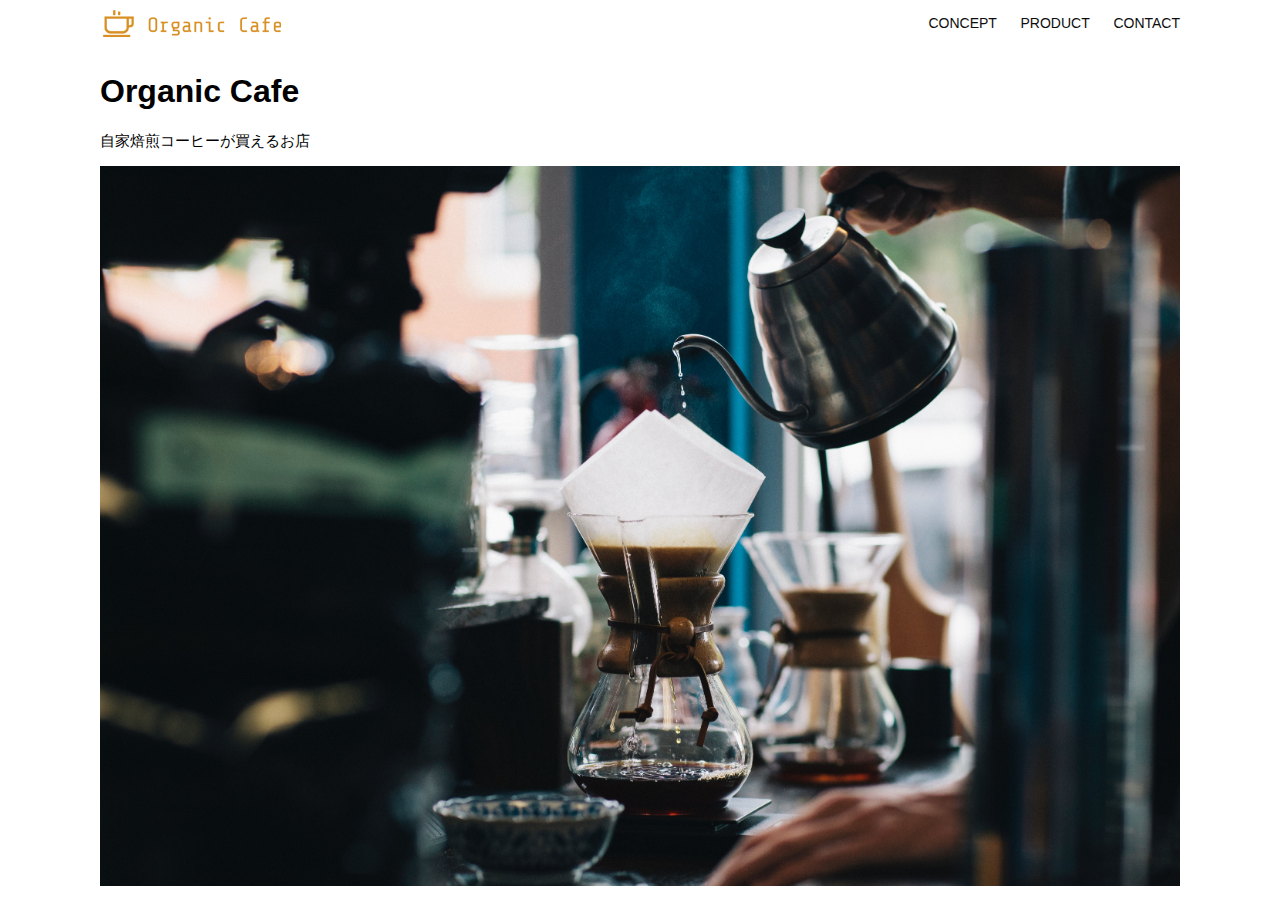
<file: html-css-kadai_013/index.html>
<!DOCTYPE html>
<html>
  <head>
    <title>Organic Cafe</title>
    <meta charset="UTF-8" />
    <meta name="description" content="自家焙煎のコーヒーがお家で楽しめるOrganic Cafe"/>
    <meta name="viewport" content="width=device-width, initial-scale=1.0" />
    <link rel="stylesheet" href="style.css" />
  </head>
  <body>
    <!-- ヘッダー -->
    <header>
      <!-- ロゴ -->
      <a href="index.html" id="logo"><img src="images/logo.png" alt="トップページに戻る"/></a>

      <!-- PC用ナビゲーション -->
      <nav id="nav-pc">
        <a href="index.html#concept">CONCEPT</a>
        <a href="index.html#product">PRODUCT</a>
        <a href="index.html#contact">CONTACT</a>
      </nav>
      <!-- スマホ用メニューボタン -->
<img id="menu-sp" src="images/button-menu.png" alt="ナビゲーションを開く" onclick="document.getElementById('nav-sp').style.display = 'block'" />

<!-- スマホ用ナビゲーション -->
<nav id="nav-sp">
  <ul>
    <li>
      <img id="close" src="images/button-close.png" alt="ナビゲーションを閉じる" onclick="document.getElementById('nav-sp').style.display = 'none'" />
    </li>
    <li>
      <a id="logo-sp" href="index.html" onclick="document.getElementById('nav-sp').style.display = 'none'">
        <img src="images/logo-sp.png" alt="トップページに戻る" />
      </a>
    </li>
    <li>
      <a class="menu" href="index.html#concept" onclick="document.getElementById('nav-sp').style.display = 'none'">CONCEPT</a>
    </li>
    <li>
      <a class="menu" href="index.html#product" onclick="document.getElementById('nav-sp').style.display = 'none'">PRODUCT</a>
    </li>
    <li>
      <a class="menu" href="index.html#contact" onclick="document.getElementById('nav-sp').style.display = 'none'">CONTACT</a>
    </li>
  </ul>
</nav>

    </header>

    <main>
      <article>
        <!-- メインビジュアル -->
        <section id="main-visual">
          <div id="main-message">
            <h1>Organic Cafe</h1>
            <p>自家焙煎コーヒーが買えるお店</p>
          </div>
          <img src="images/main-image.jpg" alt="コーヒーをハンドドリップで淹れる画像"/>
        </section>
      </article>
    </main>
  </body>
</html>
</file>
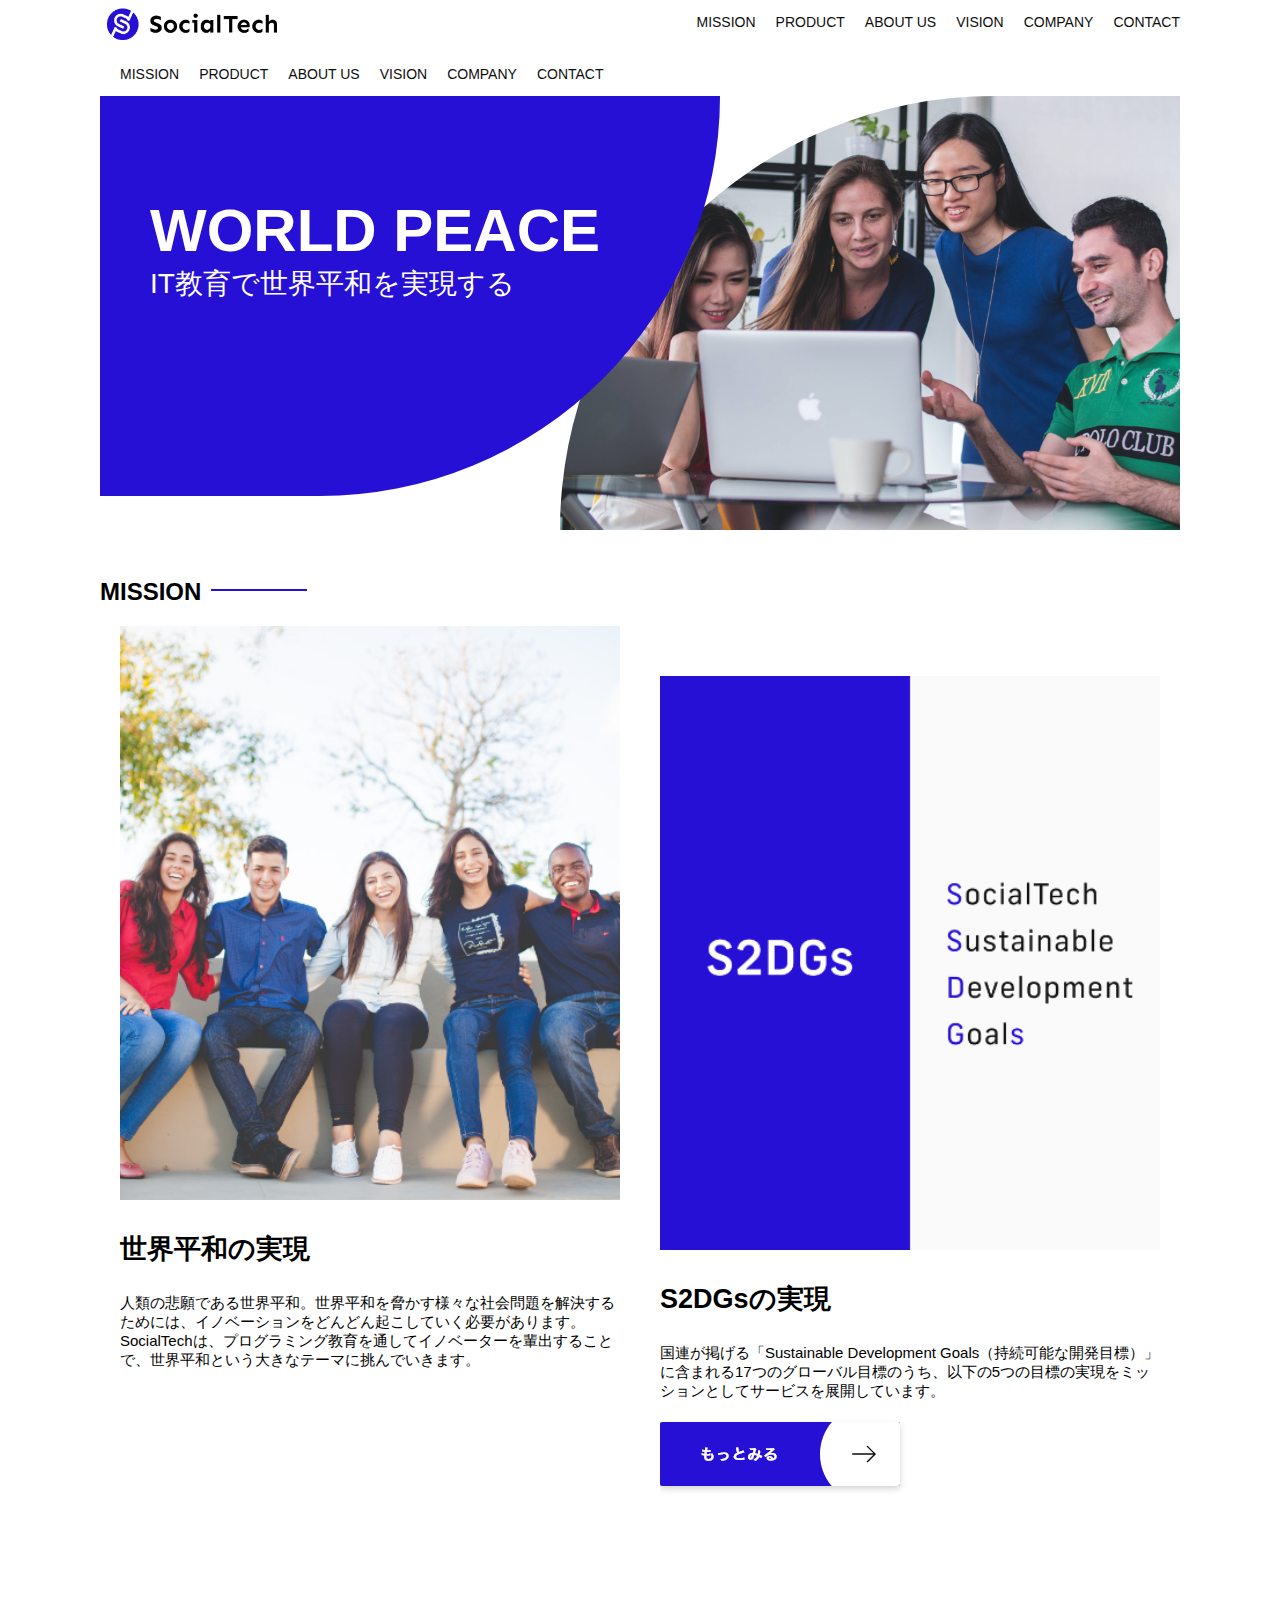
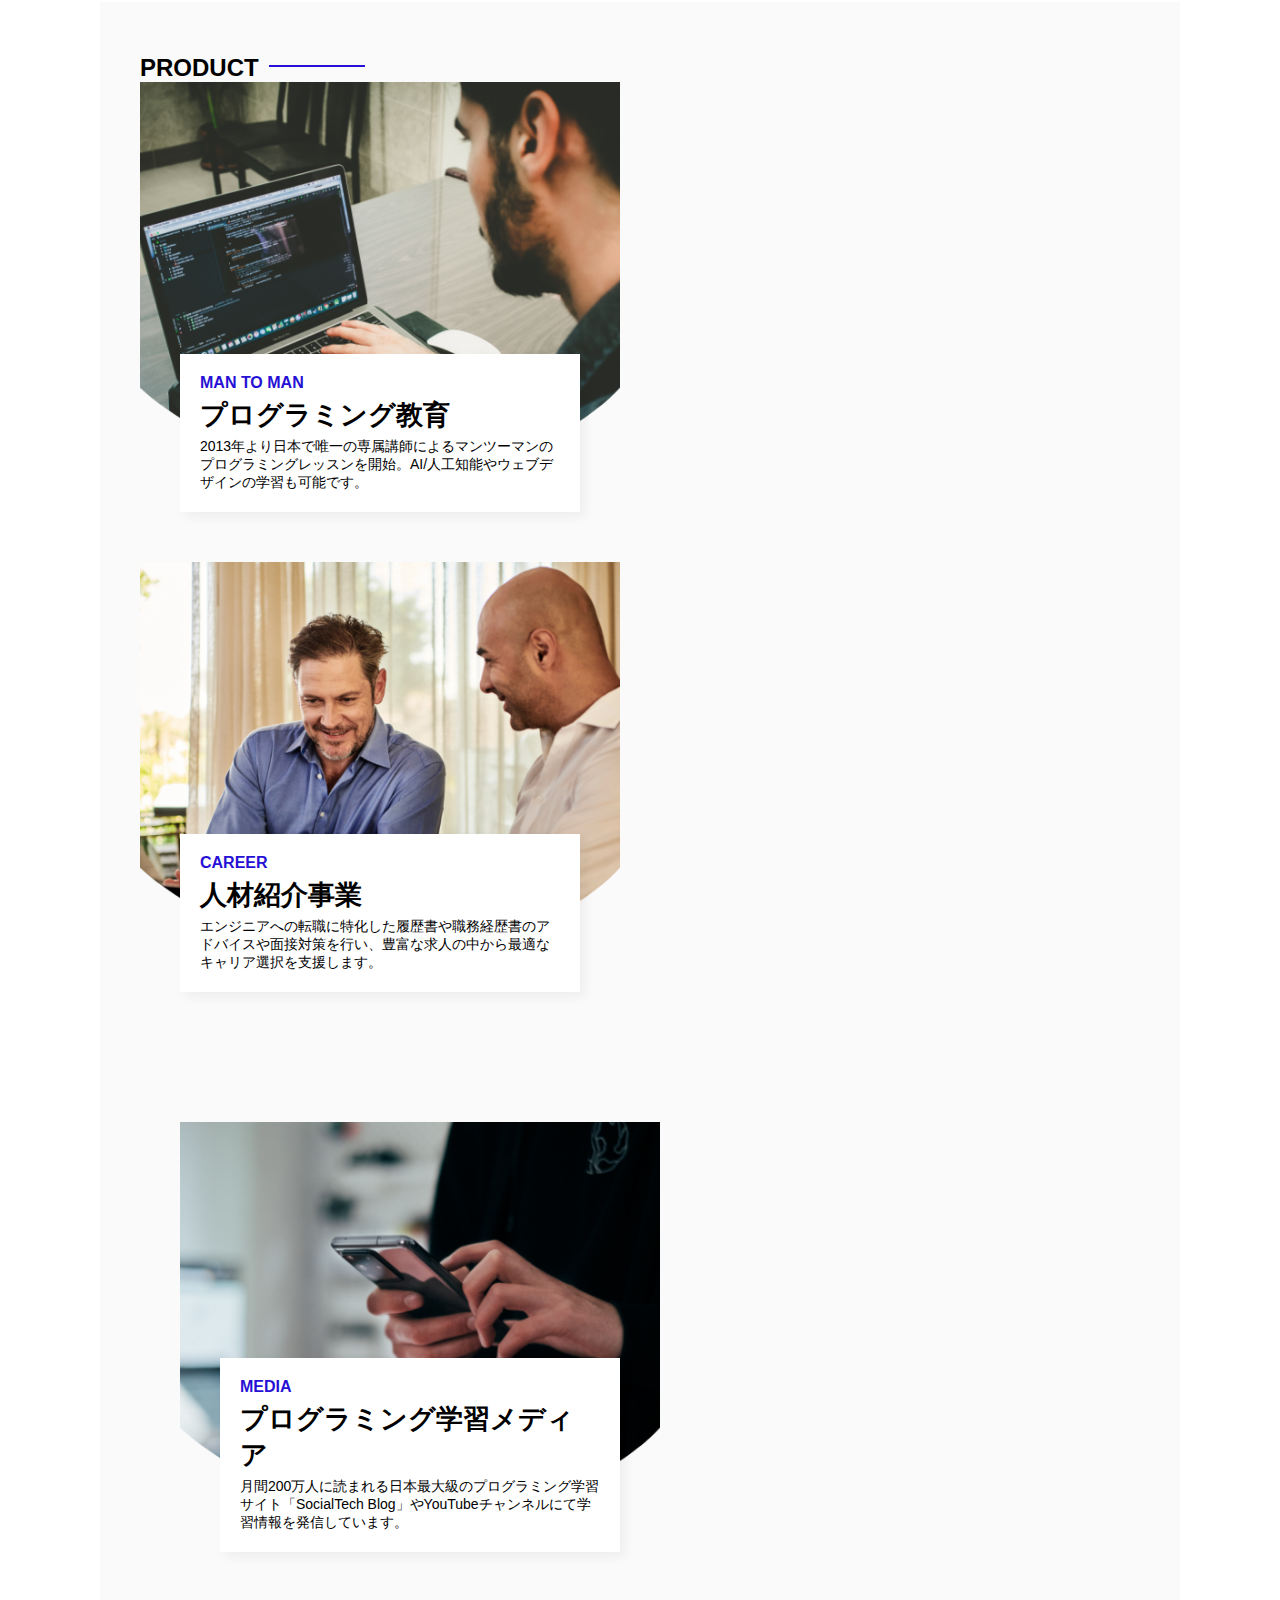
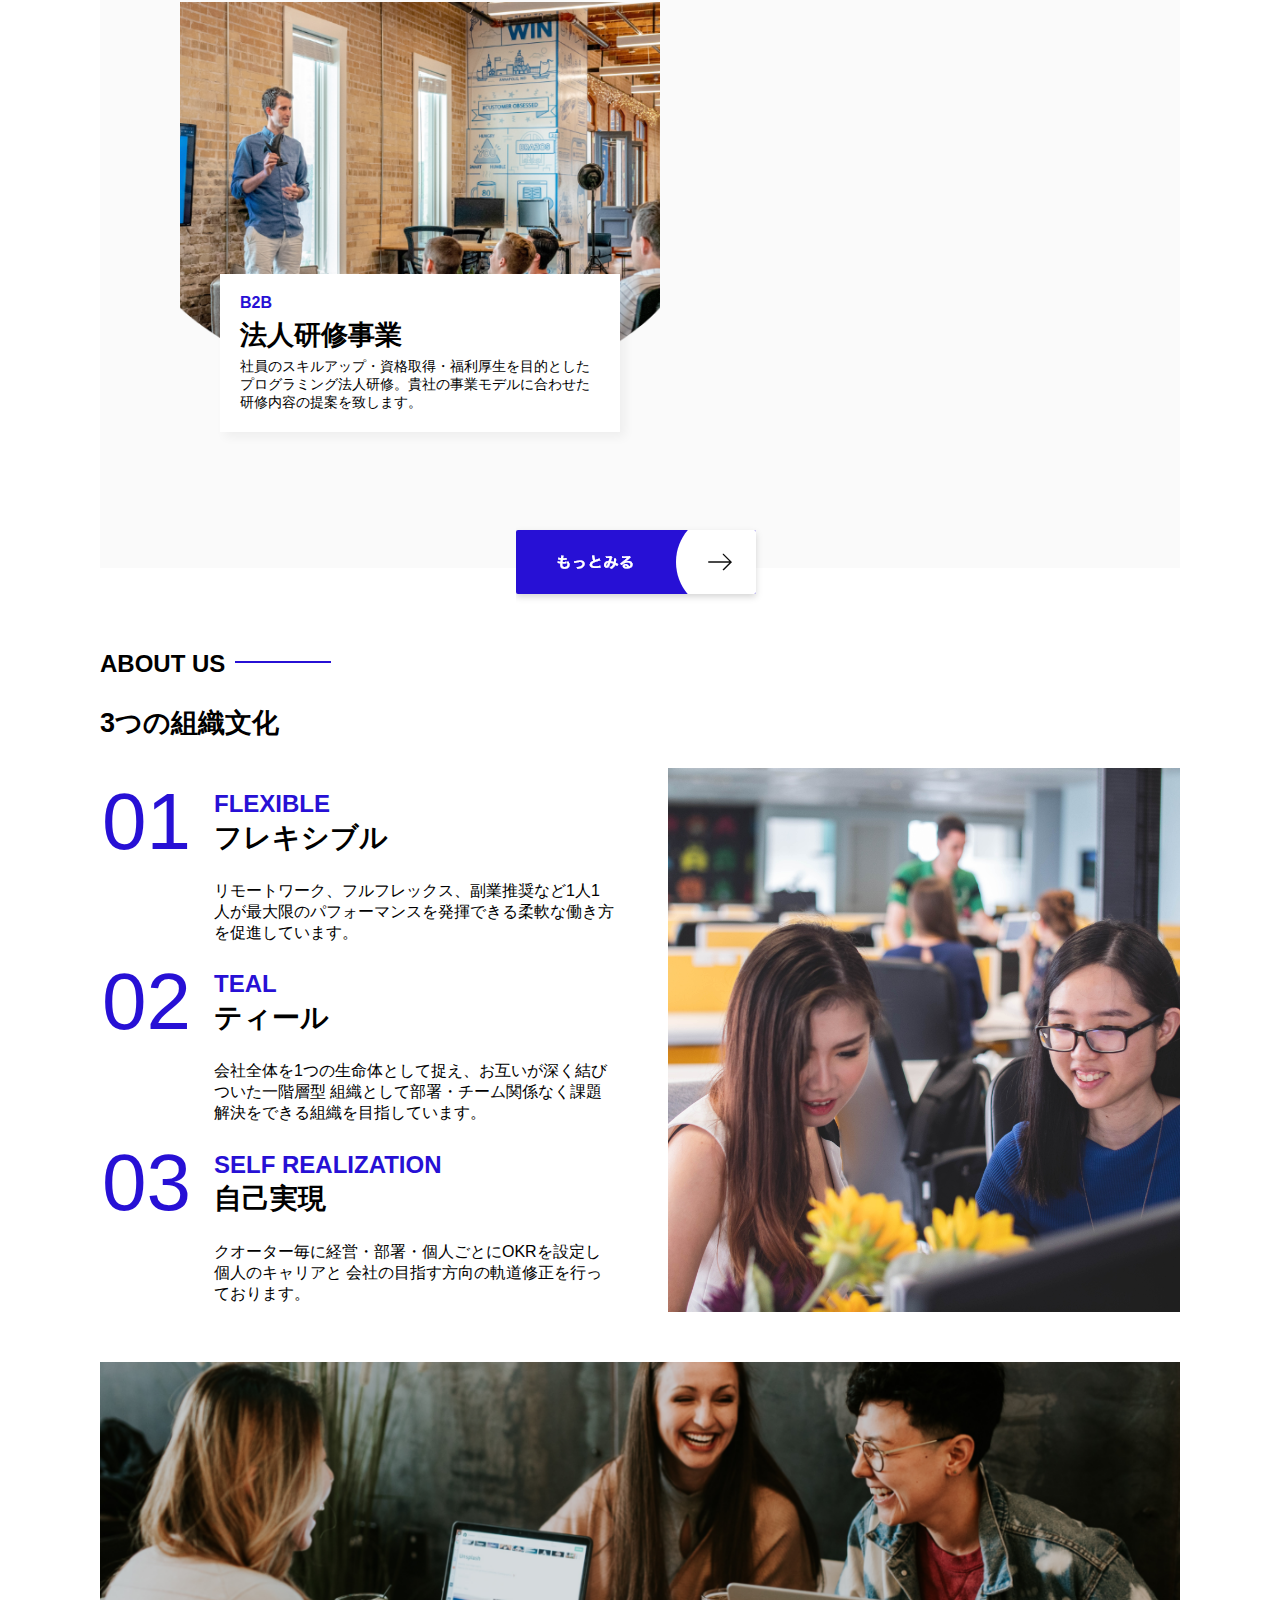
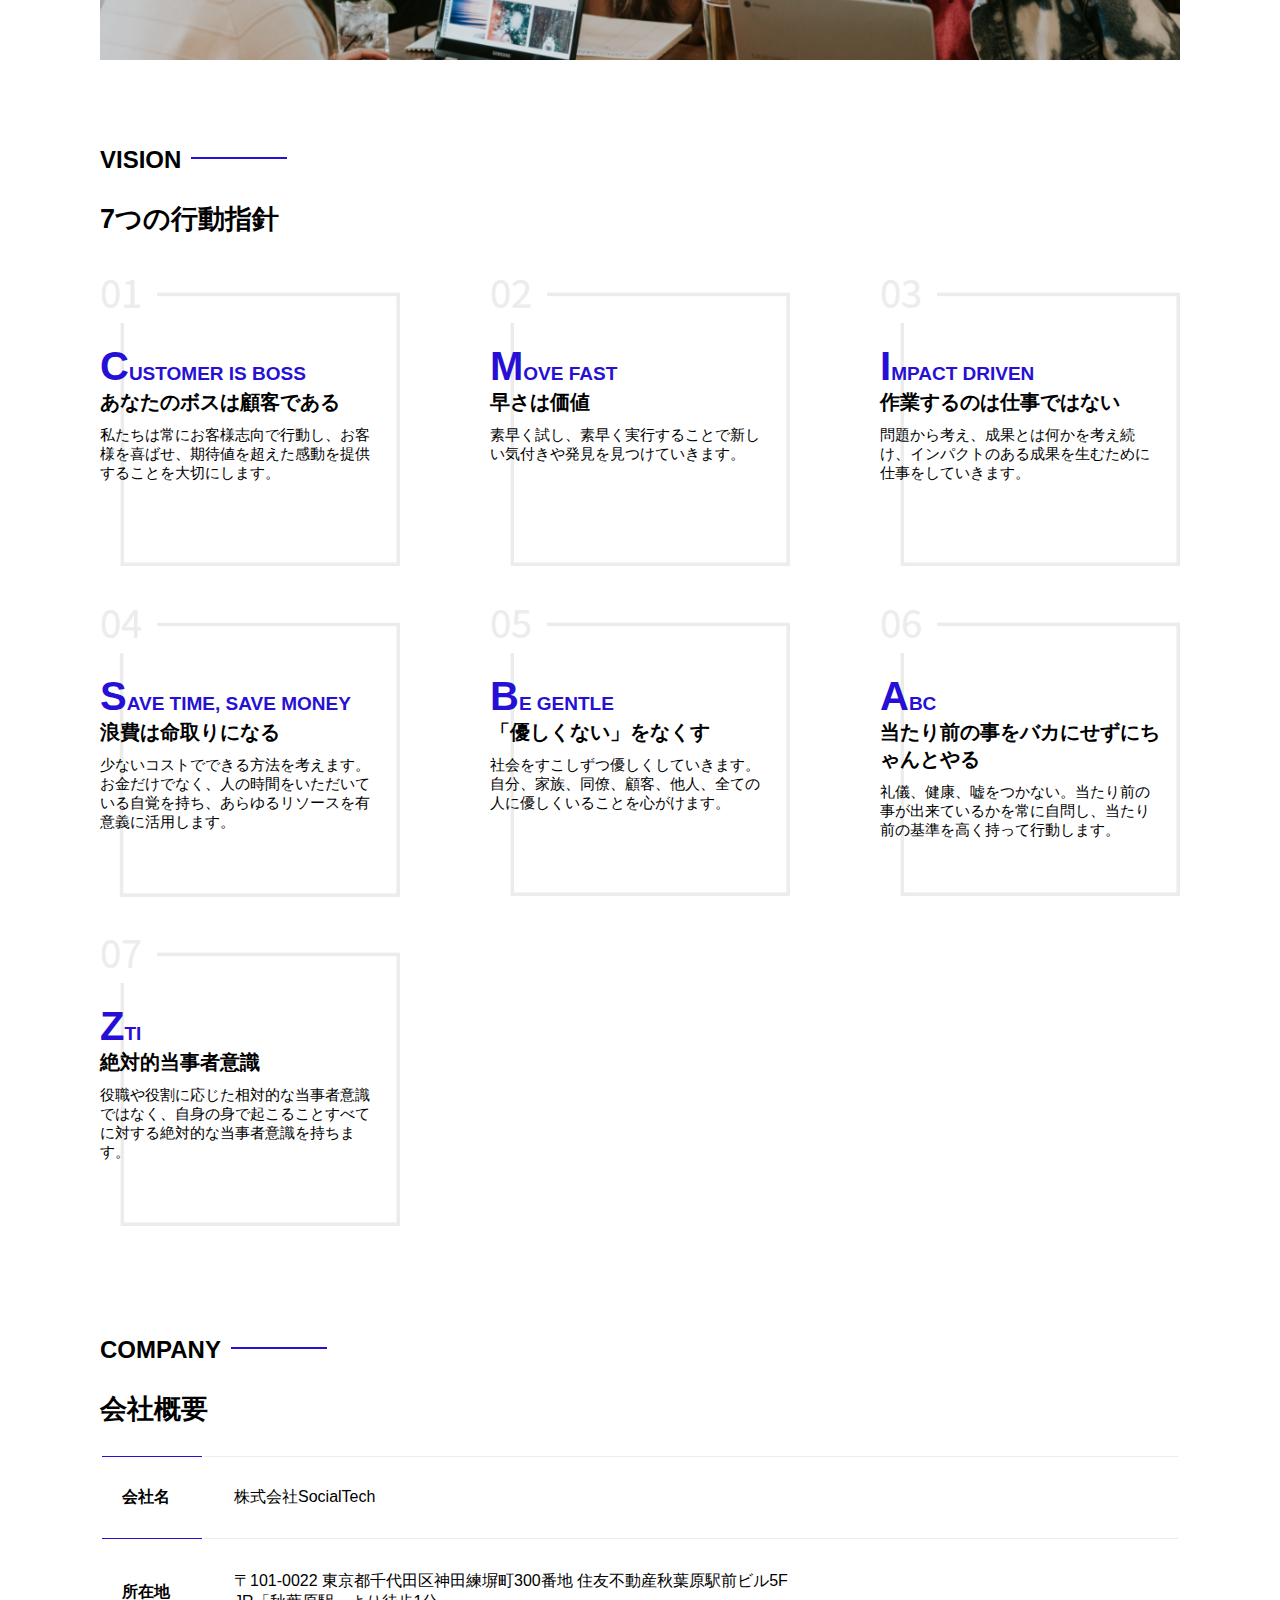
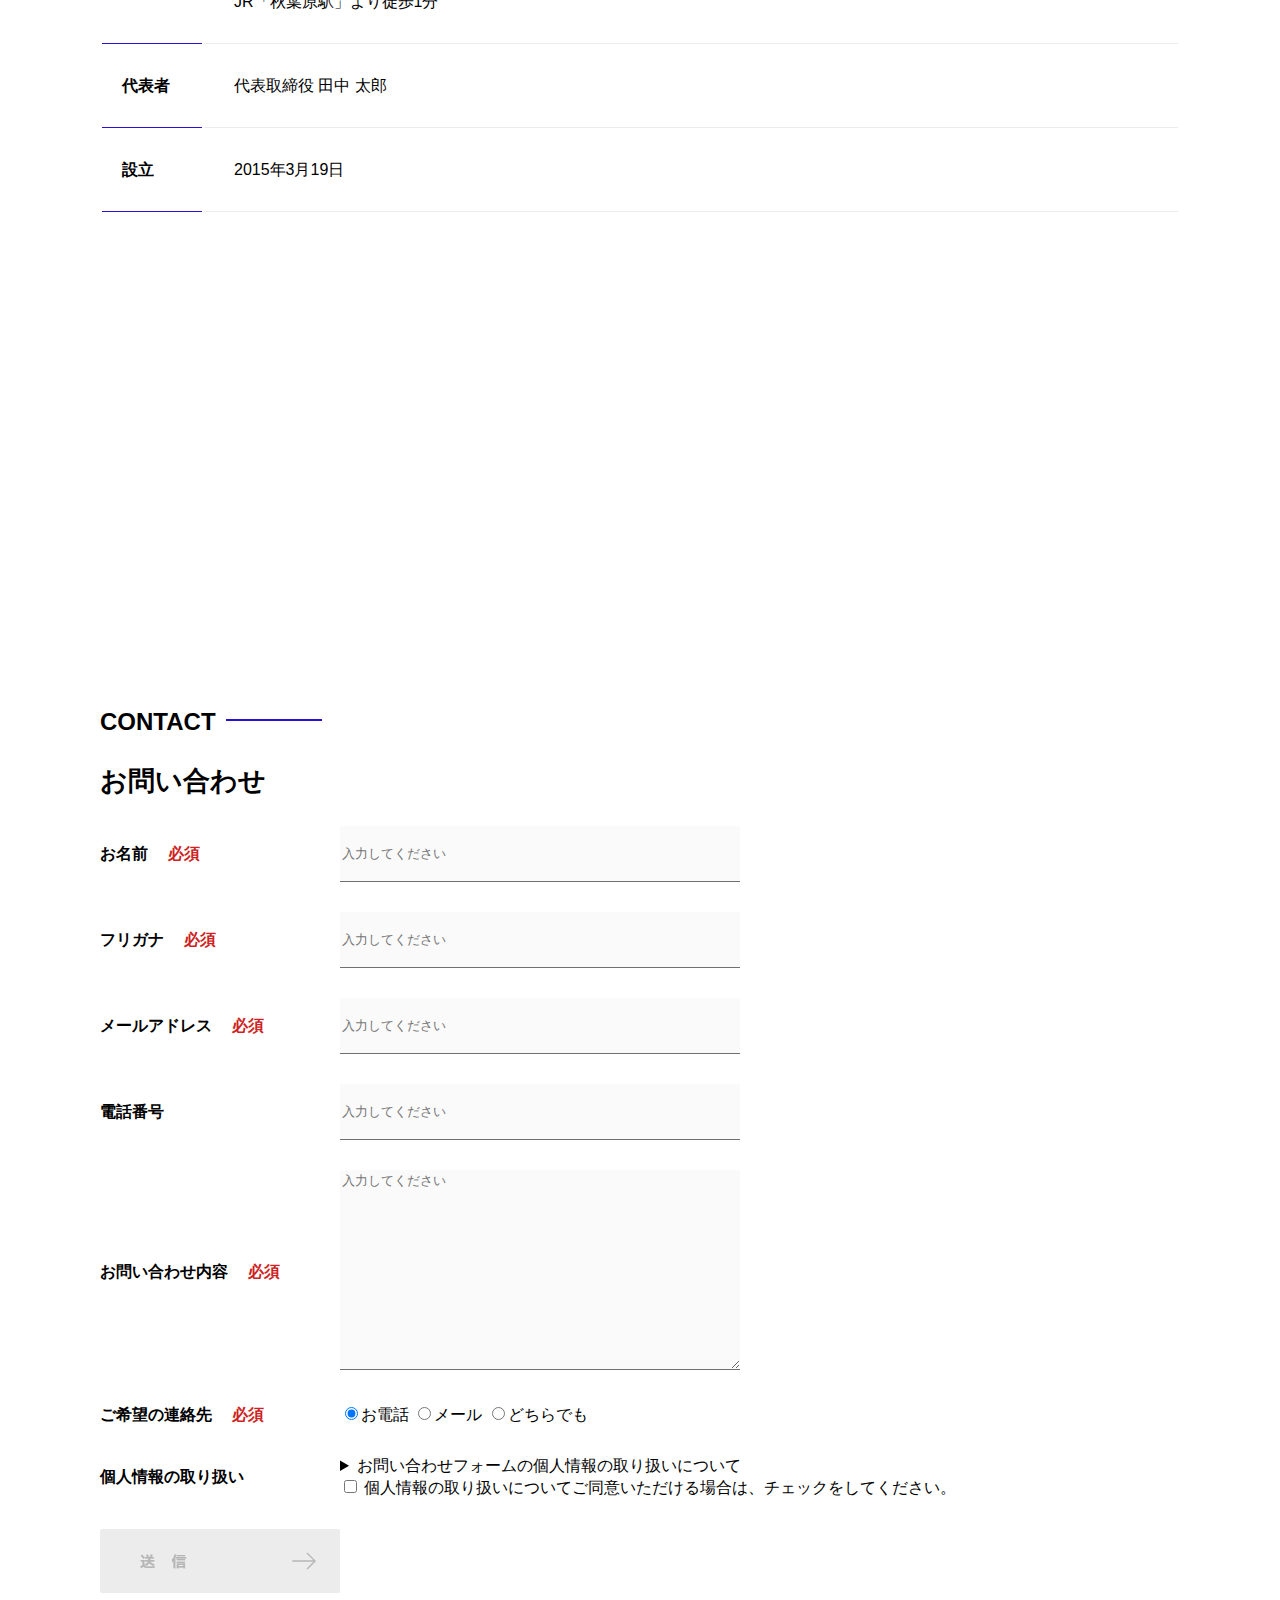
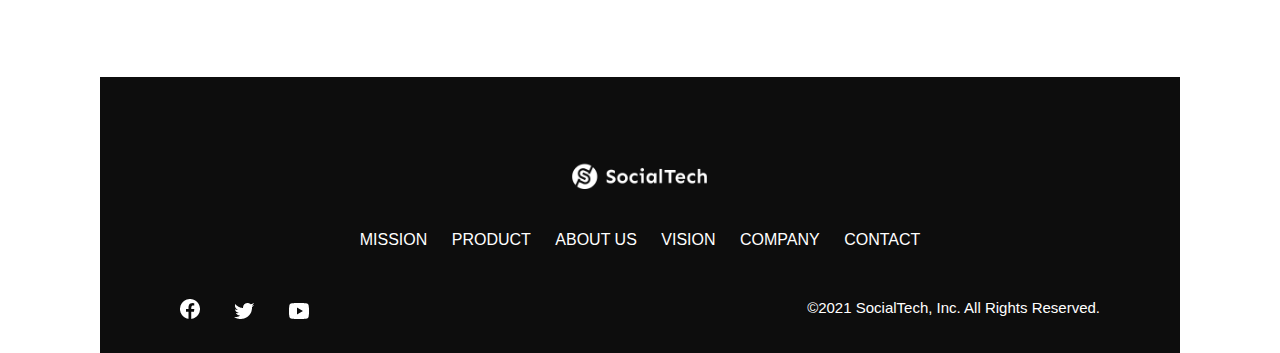
<file: socialtech/index.html>
<!DOCTYPE html>
<html>
<head>
  <title>SocialTech</title>
  <meta charset="UTF-8">
  <meta name="description" content="SocialTechはEdTech業界のリーディングカンパニーを目指します。">
  <meta name="viewport" content="width=device-width, initial-scale=1.0">
  <link rel="stylesheet" href="style.css">
</head>
<body>
<!-- ヘッダー -->
<header>
    <!-- ロゴ -->
    <a href="wk_index.html" id="logo">
      <img src="images/logo.png" alt="トップページに戻る">
    </a> 
     <!-- PC用ナビゲーション -->
    <nav id="nav-pc">
       <ul>
        <li><a href="mission.html">MISSION</a></li>
        <li><a href="product.html">PRODUCT</a></li>
        <li><a href="index.html#aboutus">ABOUT US</a></li>
        <li><a href="index.html#vision">VISION</a></li>
        <li><a href="index.html#company">COMPANY</a></li>
        <li><a href="index.html#contact">CONTACT</a></li>
       </ul>
   </nav> 
      <!-- スマホ用メニューボタン -->
      <button id="menu-sp" onclick="document.getElementById('nav-sp').style.display = 'block'">
       <img src="images/button-menu.png" alt="ナビゲーションを開く">
     </button>
      <!-- スマホ用ナビゲーション -->
      <div id="nav-sp">
        <button id="close" onclick="document.getElementById('nav-sp').style.display = 'none'">
          <img src="images/button-close.png" alt="ナビゲーションを閉じる">
        </button>

        <nav>
          <ul>
            <li>
              <a id="logo-sp" href="index.html" onclick="document.getElementById('nav-sp').style.display = 'none'"><img src="images/logo-sp.png" alt="トップページに戻る"></a>
            </li>
            <li><a class="menu" href="mission.html" onclick="document.getElementById('nav-sp').style.display = 'none'">MISSION</a></li>
            <li><a class="menu" href="product.html" onclick="document.getElementById('nav-sp').style.display = 'none'">PRODUCT</a></li>
            <li><a class="menu" href="index.html#aboutus" onclick="document.getElementById('nav-sp').style.display = 'none'">ABOUT US</a></li>
            <li><a class="menu" href="index.html#vision" onclick="document.getElementById('nav-sp').style.display = 'none'">VISION</a></li>
            <li><a class="menu" href="index.html#company" onclick="document.getElementById('nav-sp').style.display = 'none'">COMPANY</a></li>
            <li><a class="menu" href="index.html#contact" onclick="document.getElementById('nav-sp').style.display = 'none'">CONTACT</a></li>
          </ul>
        </nav>
        <div id="sns">
          <a href="https://www.facebook.com/sejuku2013">
            <img src="images/button-facebook.png" alt="Facebookのリンク">
          </a>
          <a href="https://twitter.com/samuraijuku">
            <img src="images/button-twitter.png" alt="Twitterのリンク">
          </a>
          <a href="https://www.youtube.com/channel/UCCFOQO5aDK0xXam4cUQXT8g">
            <img src="images/button-youtube.png" alt="YouTubeのリンク">
          </a>
        </div>
      </div>
 </header>
      <!-- PC用ナビゲーション -->
      <nav id="nav-pc">
        <ul>
          <li><a href="mission.html">MISSION</a></li>
          <li><a href="product.html">PRODUCT</a></li>
          <li><a href="index.html#aboutus">ABOUT US</a></li>
          <li><a href="index.html#vision">VISION</a></li>
          <li><a href="index.html#company">COMPANY</a></li>
          <li><a href="index.html#contact">CONTACT</a></li>
        </ul>
      </nav>
    </header>
    <main>
        <article>
          <!-- メインビジュアル -->
          <section id="main-visual">
            <div id="main-message">
              <h1>WORLD PEACE</h1>
              <p>IT教育で世界平和を実現する</p>
            </div>
            <img src="images/index/index-main.png" alt="PCの周りに集まる多国籍の仲間たち">
          </section>
      <!--ミッション-->
      <section id="mission">
        <h2 class="index-h2">MISSION</h2>
        <div id="mission-flex">
          <div>
            <img id="mission-photo" src="images/index/index-mission.png" alt="屋外のベンチで写真を撮影する多国籍の仲間たち">
            <h3>世界平和の実現</h3>
            <p>
              人類の悲願である世界平和。世界平和を脅かす様々な社会問題を解決するためには、イノベーションをどんどん起こしていく必要があります。SocialTechは、プログラミング教育を通してイノベーターを輩出することで、世界平和という大きなテーマに挑んでいきます。
            </p>
          </div>
          <div>
            <img id="s2dgs" src="images/index/s2dgs.png" alt="S2DGs">
            <h3>S2DGsの実現</h3>
            <p>国連が掲げる「Sustainable Development
              Goals（持続可能な開発目標）」に含まれる17つのグローバル目標のうち、以下の5つの目標の実現をミッションとしてサービスを展開しています。</p>
            <a href="mission.html">
              <img src="images/button-more.png" alt="もっとみる">
            </a>
          </div>
        </div>
      </section>
      <!-- プロダクト -->
      <section id="product">
        <h2 class="index-h2">PRODUCT</h2>
        <div>
          <div id="product-left">
            <div>
              <img class="product-photo" src="images/index/index-mantoman.png" alt="PCでコードを書く男性">
              <div class="product-explain">
                <span>MAN TO MAN</span>
                <h3>プログラミング教育</h3>
                <p>2013年より日本で唯一の専属講師によるマンツーマンのプログラミングレッスンを開始。AI/人工知能やウェブデザインの学習も可能です。</p>
              </div>
            </div>
            <div>
              <img class="product-photo" src="images/index/index-career.png" alt="笑顔で話し合う2人の男性">
              <div class="product-explain">
                <span>CAREER</span>
                <h3>人材紹介事業</h3>
                <p>エンジニアへの転職に特化した履歴書や職務経歴書のアドバイスや面接対策を行い、豊富な求人の中から最適なキャリア選択を支援します。</p>
              </div>
            </div>
          </div>
          <div id="product-right">
            <div>
              <img class="product-photo" src="images/index/index-media.png" alt="スマートフォンを操作する人">
              <div class="product-explain">
                <span>MEDIA</span>
                <h3>プログラミング学習メディア</h3>
                <p>月間200万人に読まれる日本最大級のプログラミング学習サイト「SocialTech
                  Blog」やYouTubeチャンネルにて学習情報を発信しています。</p>
              </div>
            </div>
            <div>
              <img class="product-photo" src="images/index/index-b2b.png" alt="講演中の男性とそれを聴く人々">
              <div class="product-explain">
                <span>B2B</span>
                <h3>法人研修事業</h3>
                <p>社員のスキルアップ・資格取得・福利厚生を目的としたプログラミング法人研修。貴社の事業モデルに合わせた研修内容の提案を致します。</p>
              </div>
            </div>
          </div>
        </div>
        <div id="product-more">
          <a href="product.html">
            <img src="images/button-more.png" alt="もっとみる">
          </a>
        </div>        
      </section>
        <!-- ABOUT US -->
        <section id="aboutus">
            <h2 class="index-h2">ABOUT US</h2>
            <h3>3つの組織文化</h3>
            <div>
              <table class="culture-table">
                <tr>
                  <td class="culture-num">01</td>
                  <th><span class="culture-en">FLEXIBLE</span><br>フレキシブル</th>
                </tr>
                <tr>
                  <td>
                    <!--空のセル-->
                  </td>
                  <td class="culture-description">リモートワーク、フルフレックス、副業推奨など1人1人が最大限のパフォーマンスを発揮できる柔軟な働き方を促進しています。</td>
                </tr>
                <tr>
                  <td class="culture-num">02</td>
                  <th><span class="culture-en">TEAL</span><br>ティール</th>
                </tr>
                <tr>
                  <td>
                    <!--空のセル-->
                  </td>
                  <td class="culture-description">会社全体を1つの生命体として捉え、お互いが深く結びついた一階層型 組織として部署・チーム関係なく課題解決をできる組織を目指しています。</td>
                </tr>
                <tr>
                  <td class="culture-num">03</td>
                  <th><span class="culture-en">SELF REALIZATION</span><br>自己実現</th>
                </tr>
                <tr>
                  <td>
                    <!--空のセル-->
                  </td>
                  <td class="culture-description">クオーター毎に経営・部署・個人ごとにOKRを設定し個人のキャリアと 会社の目指す方向の軌道修正を行っております。</td>
                </tr>
              </table>
              <img class="culture-img" src="images/index/index-aboutus1.png" alt="笑顔で話し合う2人の女性">
            </div>
            <img class="culture-img2" src="images/index/index-aboutus2.png" alt="笑顔で話し合う3人の男女">
          </section>
        <!-- VISION -->
        <section id="vision">
            <h2 class="index-h2">VISION</h2>
            <h3>7つの行動指針</h3>
            <div>
              <div class="vision-box">
                <img src="images/index/vision-01.png" alt="01">
                <div>
                  <h4>CUSTOMER IS BOSS</h4>
                  <h5>あなたのボスは顧客である</h5>
                  <p>私たちは常にお客様志向で行動し、お客様を喜ばせ、期待値を超えた感動を提供することを大切にします。</p>
                </div>
              </div>
              <div class="vision-box">
                <img src="images/index/vision-02.png" alt="02">
                <div>
                  <h4>MOVE FAST</h4>
                  <h5>早さは価値</h5>
                  <p>素早く試し、素早く実行することで新しい気付きや発見を見つけていきます。</p>
                </div>
              </div>
              <div class="vision-box">
                <img src="images/index/vision-03.png" alt="03">
                <div>
                  <h4>IMPACT DRIVEN</h4>
                  <h5>作業するのは仕事ではない</h5>
                  <p>問題から考え、成果とは何かを考え続け、インパクトのある成果を生むために仕事をしていきます。</p>
                </div>
              </div>
              <div class="vision-box">
                <img src="images/index//vision-04.png" alt="04">
                <div>
                  <h4>SAVE TIME, SAVE MONEY</h4>
                  <h5>浪費は命取りになる</h5>
                  <p>少ないコストでできる方法を考えます。お金だけでなく、人の時間をいただいている自覚を持ち、あらゆるリソースを有意義に活用します。</p>
                </div>
              </div>
              <div class="vision-box">
                <img src="images/index/vision-05.png" alt="05">
                <div>
                  <h4>BE GENTLE</h4>
                  <h5>「優しくない」をなくす</h5>
                  <p>社会をすこしずつ優しくしていきます。自分、家族、同僚、顧客、他人、全ての人に優しくいることを心がけます。</p>
                </div>
              </div>
              <div class="vision-box">
                <img src="images/index/vision-06.png" alt="06">
                <div>
                  <h4>ABC</h4>
                  <h5>当たり前の事をバカにせずにちゃんとやる</h5>
                  <p>礼儀、健康、嘘をつかない。当たり前の事が出来ているかを常に自問し、当たり前の基準を高く持って行動します。</p>
                </div>
              </div>
              <div class="vision-box">
                <img src="images/index/vision-07.png" alt="07">
                <div>
                  <h4>ZTI</h4>
                  <h5>絶対的当事者意識</h5>
                  <p>役職や役割に応じた相対的な当事者意識ではなく、自身の身で起こることすべてに対する絶対的な当事者意識を持ちます。</p>
                </div>
              </div>
            </div>
          </section>
        <!-- COMPANY -->
        <section id="company">
            <h2 class="index-h2">COMPANY</h2>
            <h3>会社概要</h3>
            <table id="company-table">
              <tr>
                <th class="tableheader tableheader-first">会社名</th>
                <td class="cell cell-first">株式会社SocialTech</td>
              </tr>
              <tr>
                <th class="tableheader">所在地</th>
                <td class="cell">〒101-0022 東京都千代田区神田練塀町300番地 住友不動産秋葉原駅前ビル5F<br>JR「秋葉原駅」より徒歩1分</td>
              </tr>
              <tr>
                <th class="tableheader">代表者</th>
                <td class="cell">代表取締役 田中 太郎</td>
              </tr>
              <tr>
                <th class="tableheader">設立</th>
                <td class="cell">2015年3月19日</td>
              </tr>
            </table>
            <iframe src="https://www.google.com/maps/embed?pb=!1m18!1m12!1m3!1d3240.0688551336807!2d139.7720776771055!3d35.69992317258124!2m3!1f0!2f0!3f0!3m2!1i1024!2i768!4f13.1!3m3!1m2!1s0x60188fee13660e23%3A0x77137876edf742ac!2z5L2P5Y-L5LiN5YuV55Sj56eL6JGJ5Y6f6aeF5YmN44OT44Or!5e0!3m2!1sja!2sjp!4v1704858013291!5m2!1sja!2sjp" style="border: 0" allowfullscreen="" loading="lazy"></iframe>
          </section>
        <!-- お問い合わせフォーム -->
        <section id="contact">
            <h2 class="index-h2">CONTACT</h2>
            <h3>お問い合わせ</h3>
            <form>
              <div>
                <div class="contact-heading">
                  <label class="contact-label">お名前<span class="contact-span">必須</span></label>
                </div>
                <div>
                  <input type="text" name="name" placeholder="入力してください" class="contact-textbox">
                </div>
              </div>
              <div>
                <div class="contact-heading">
                  <label class="contact-label">フリガナ<span class="contact-span">必須</span></label>
                </div>
                <div>
                  <input type="text" name="hurigana" placeholder="入力してください" class="contact-textbox">
                </div>
              </div>
              <div>
                <div class="contact-heading">
                  <label class="contact-label">メールアドレス<span class="contact-span">必須</span></label>
                </div>
                <div>
                  <input type="text" name="email" placeholder="入力してください" class="contact-textbox">
                </div>
              </div>
              <div>
                <div class="contact-heading">
                  <label class="contact-label">電話番号</label>
                </div>
                <div>
                  <input type="text" name="tel" placeholder="入力してください" class="contact-textbox">
                </div>
              </div>
              <div>
                <div class="contact-heading">
                  <label class="contact-label">お問い合わせ内容<span class="contact-span">必須</span></label>
                </div>
                <div>
                  <textarea class="contact-textarea" placeholder="入力してください" name="message"></textarea>
                </div>
              </div>
              <div>
                <div class="contact-heading">
                  <label class="contact-label">ご希望の連絡先<span class="contact-span">必須</span></label>
                </div>
                <div><input class="radiobutton" type="radio" value="tel" name="contact" checked><label>お電話</label> <input class="radiobutton" type="radio" value="mail" name="contact"><label>メール</label> <input class="radiobutton" type="radio" value="both" name="contact"><label>どちらでも</label></div>
              </div>
              <div>
                <div class="contact-heading">
                  <label class="contact-label">個人情報の取り扱い</label>
                </div>
                <div>
                  <details>
                    <summary>お問い合わせフォームの個人情報の取り扱いについて</summary>
                    <div>
                      <dl>
                        <dt>１．組織の名称又は氏名</dt>
                        <dd>株式会社SocialTech</dd>
                        <dt>２．個人情報保護管理者（若しくはその代理人）の氏名又は職名、所属及び連絡先</dt>
                        <dd>
                          <p>鈴木 一郎 コーポレート部</p>
                          <p>メールアドレス：samurai@example.com</p>
                          <p>TEL：03-1234-5678</p>
                        </dd>
                        <dt>３．個人情報の利用目的</dt>
                        <dd>
                          <ul>
                            <li>・本サービス及び本サービスに関連する情報の提供又はそれらに関する連絡のため</li>
                            <li>・ユーザーの本人確認のため</li>
                            <li>・当社サービスのご案内のため</li>
                            <li>・当社の商品等の広告または宣伝（電子メールによるものを含むものとします。）</li>
                          </ul>
                        </dd>
                        <dt>４．個人情報の取り扱い業務の委託</dt>
                        <dd>個人情報の取扱業務の全部または一部を外部に業務委託する場合があります。その際、弊社は、個人情報を適切に保護できる管理体制を敷き実行していることを条件として委託先を厳選したうえで、機密保持契約を委託先と締結し、お客様の個人情報を厳密に管理させます。</dd>
                        <dt>５．個人情報の開示等の請求</dt>
                        <dd>
                          お客様は、弊社に対してご自身の個人情報の開示等（利用目的の通知、開示、内容の訂正・追加・削除、利用の停止または消去、第三者への提供の停止）に関して、当社問合わせ窓口に申し出ることができます。<br>
                          その際、弊社はお客様ご本人を確認させていただいたうえで、合理的な期間内に対応いたします。<br>
                          なお、個人情報に関する弊社問合わせ先は、次の通りです。
                        </dd>
                        <dd>
                          <p>株式会社SocialTech　個人情報問合せ窓口</p>
                          <p>〒150-0043　東京都千代田区神田練塀町300番地 住友不動産秋葉原駅前ビル5F</p>
                          <p>メールアドレス：samurai@example.com　TEL：03-1234-5678</p>
                        </dd>
  
                        <dt>６．個人情報を提供されることの任意性について</dt>
                        <dd>お客様がご自身の個人情報を弊社に提供されるか否かは、お客様のご判断によりますが、もしご提供されない場合には、適切なサービスが提供できない場合がありますので予めご了承ください。</dd>
                      </dl>
                    </div>
                  </details>
                  <input type="checkbox" name="agree">
                  <span>個人情報の取り扱いについてご同意いただける場合は、チェックをしてください。</span>
                </div>
              </div>
              <input type="image" src="images/button-submit.png" alt="送信する">
            </form>
          </section>
        </article>
    </main>
  
    <footer>
        <div id="footer-logo">
          <img src="images/logo-sp.png" alt="SocialTech">
        </div>
        <div id="footer-link">
          <a href="mission.html">MISSION</a>
          <a href="product.html">PRODUCT</a>
          <a href="index.html#aboutus">ABOUT US</a>
          <a href="index.html#vision">VISION</a>
          <a href="index.html#company">COMPANY</a>
          <a href="index.html#contact">CONTACT</a>
        </div>
         <div id="sns-footer">
           <div class="sns-btns">
             <a href="https://www.facebook.com/sejuku2013"><img src="images/button-facebook.png" alt="Facebookのリンク"></a>
             <a href="https://twitter.com/samuraijuku"><img src="images/button-twitter.png" alt="Twitterのリンク"></a>
             <a href="https://www.youtube.com/channel/UCCFOQO5aDK0xXam4cUQXT8g"><img src="images/button-youtube.png" alt="YouTubeのリンク"></a>
           </div>
           <p id="copyright">&copy;2021 SocialTech, Inc. All Rights Reserved.</p>
         </div>
      </footer>
  
  </body>
  
  </html>
</file>
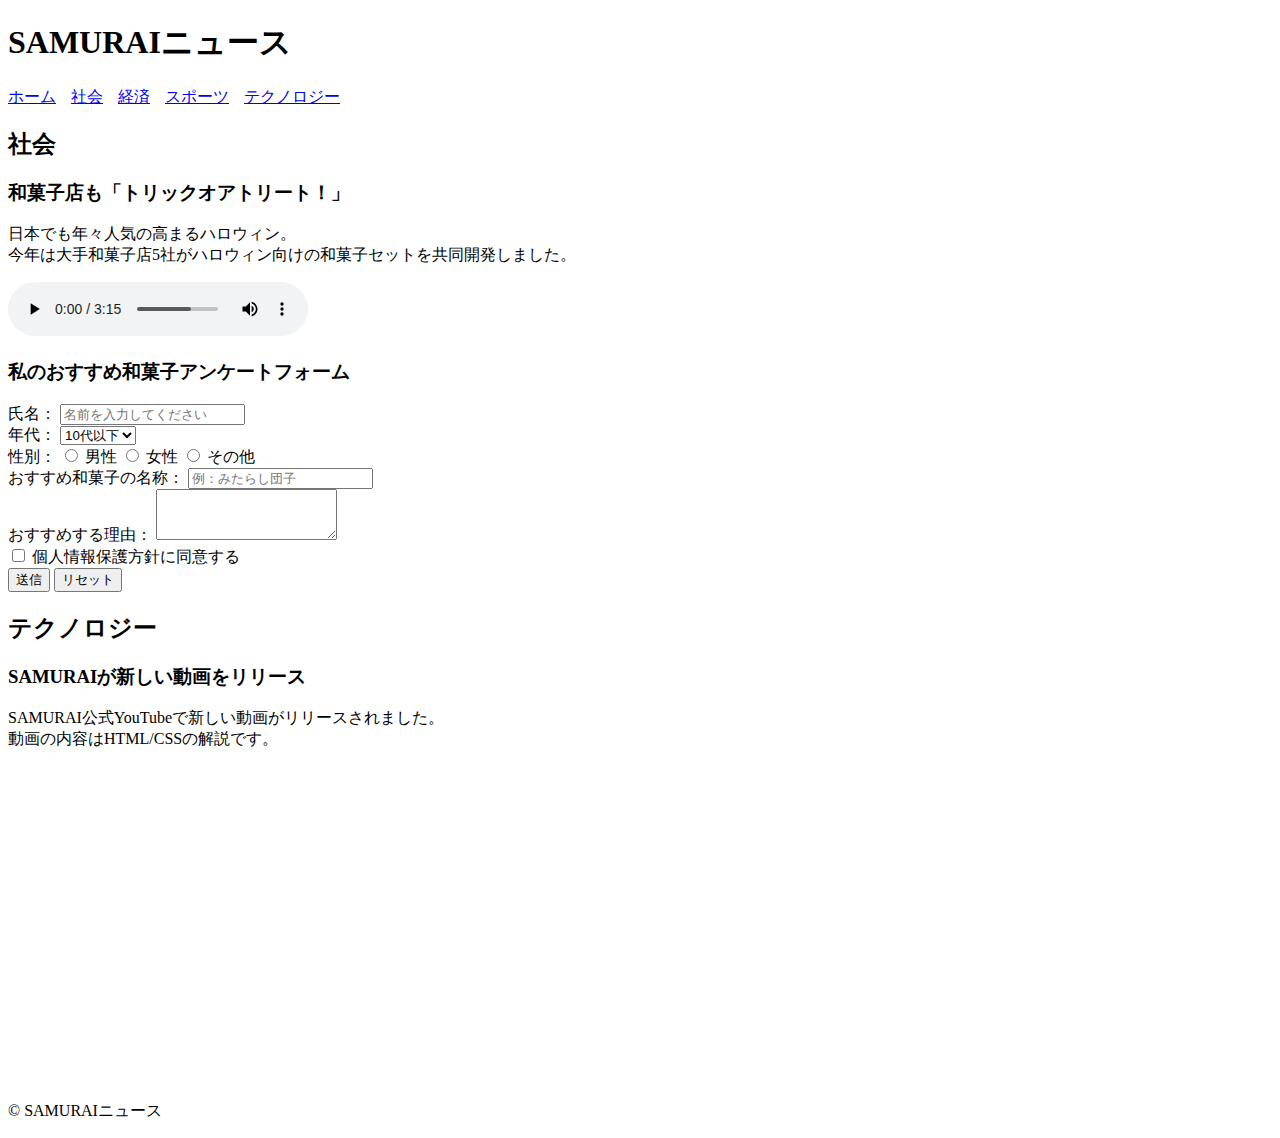
<file: kadai_008/kadai_008.html>
<!DOCTYPE html>
<html>
<head>
  <title>8章課題</title>
  <meta name="description" content="このページは8章の課題です。">
  <meta charset="UTF-8">
  <style>
    nav ul {
      display: flex;
      list-style: none;
      padding: 0;
      gap: 15px;
    }
    nav ul li {
      margin: 0;
    }
  </style>
</head>
<body>
  <header>
    <h1>SAMURAIニュース</h1>
    <nav>
      <ul>
        <li><a href="https://www.sejuku.net/">ホーム</a></li>
        <li><a href="https://www.sejuku.net/">社会</a></li>
        <li><a href="https://www.sejuku.net/">経済</a></li>
        <li><a href="https://www.sejuku.net/">スポーツ</a></li>
        <li><a href="https://www.sejuku.net/">テクノロジー</a></li>
      </ul>
    </nav>
  </header>
  <main>
    <article>
      <h2>社会</h2>
      <section>
        <h3>和菓子店も「トリックオアトリート！」</h3>
        <p>日本でも年々人気の高まるハロウィン。<br>
          今年は大手和菓子店5社がハロウィン向けの和菓子セットを共同開発しました。
        </p>
        <audio controls>
          <source src="ichi.mp3" type="audio/mpeg">
          お使いのブラウザは音声を再生できません。
        </audio>
      </section>
      <section>
        <h3>私のおすすめ和菓子アンケートフォーム</h3>
        <form action="#" method="post">
          <label for="name">氏名：</label>
          <input type="text" id="name" name="name" placeholder="名前を入力してください" required>
          <br>
          <label for="age">年代：</label>
          <select id="age" name="age">
            <option value="10以下">10代以下</option>
            <option value="20">20代</option>
            <option value="30">30代</option>
            <option value="40以上">40代以上</option>
          </select>
          <br>
          <label>性別：</label>
          <input type="radio" id="male" name="gender" value="男性">
          <label for="male">男性</label>
          <input type="radio" id="female" name="gender" value="女性">
          <label for="female">女性</label>
          <input type="radio" id="other" name="gender" value="その他">
          <label for="other">その他</label>
          <br>
          <label for="wagashi">おすすめ和菓子の名称：</label>
          <input type="text" id="wagashi" name="wagashi" placeholder="例：みたらし団子">
          <br>
          <label for="reason">おすすめする理由：</label>
          <textarea id="reason" name="reason" rows="3"></textarea>
          <br>
          <input type="checkbox" id="agree" name="agree" required>
          <label for="agree">個人情報保護方針に同意する</label>
          <br>
          <button type="submit">送信</button>
          <button type="reset">リセット</button>
        </form>
      </section>
    </article>
    <article>
      <h2>テクノロジー</h2>
      <section>
        <h3>SAMURAIが新しい動画をリリース</h3>
        <p>SAMURAI公式YouTubeで新しい動画がリリースされました。<br>
          動画の内容はHTML/CSSの解説です。
        </p>
        <iframe width="560" height="315" src="https://www.youtube.com/embed/2JLiGSUohEo?si=KbQAXxWomRkGP8O8" title="YouTube video player" frameborder="0" allow="accelerometer; autoplay; clipboard-write; encrypted-media; gyroscope; picture-in-picture; web-share" referrerpolicy="strict-origin-when-cross-origin" allowfullscreen></iframe>
      </section>
    </article>
  </main>
  <footer>
    <p>&copy; SAMURAIニュース</p>
  </footer>
</body>
</html>
</file>
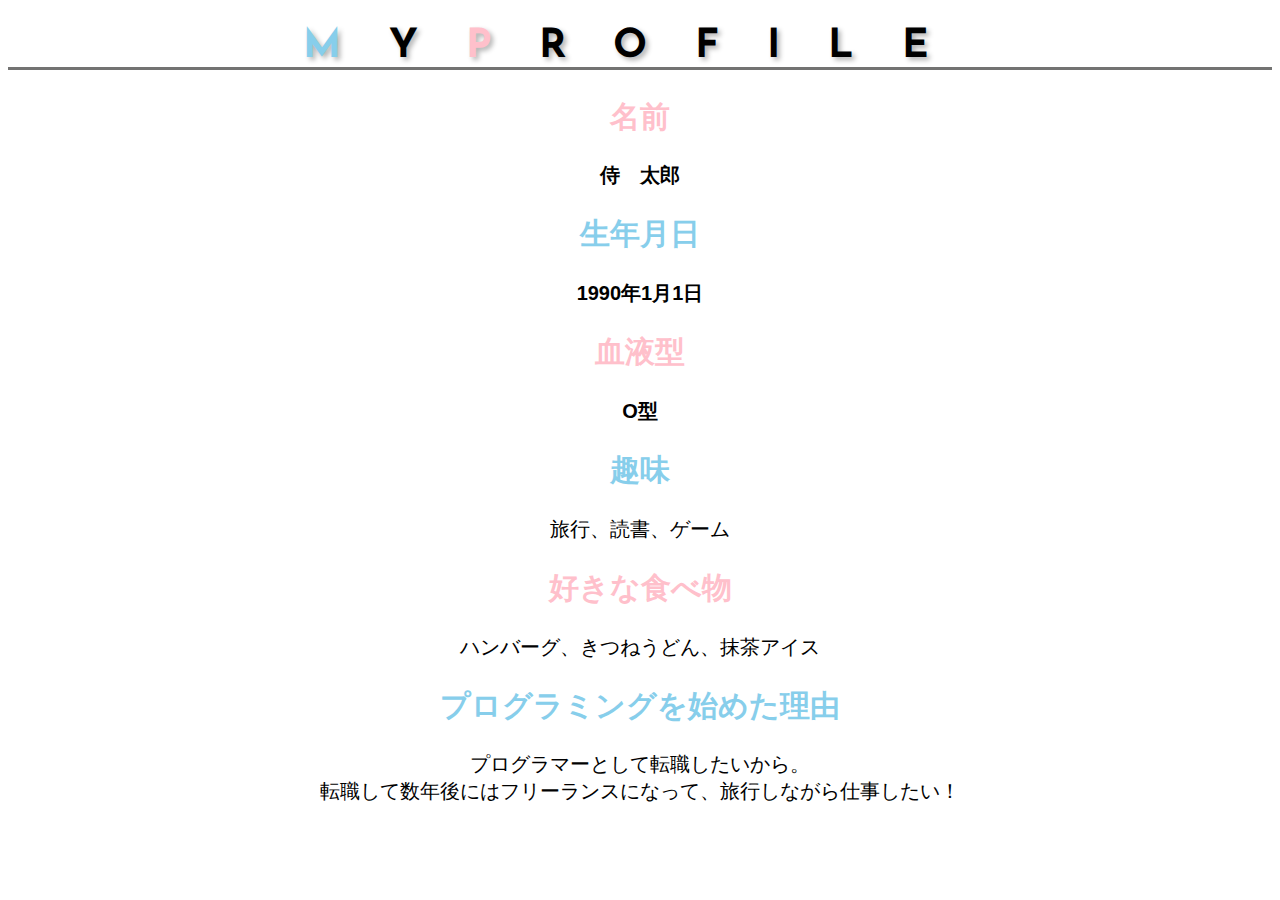
<file: kadai_015/kadai_015.html>
<!DOCTYPE html>
<html>
<head>
  <title>15章課題</title>
  <meta charset="UTF-8">
  <meta name="description" content="このページは15章の課題です。">
  <link rel="stylesheet" href="style.css">
  <link rel="preconnect" href="https://fonts.googleapis.com">
  <link rel="preconnect" href="https://fonts.gstatic.com" crossorigin>
  <link href="https://fonts.googleapis.com/css2?family=Josefin+Sans&display=swap" rel="stylesheet">
</head>
<body>
  <h1><span class="blue">M</span>Y<span class="pink">P</span>ROFILE</h1>
  <div id="basic">
    <h2 class="pink">名前</h2>
    <p>侍　太郎</p>
    <h2 class="blue">生年月日</h2>
    <p>1990年1月1日</p>
    <h2 class="pink">血液型</h2>
    <p>O型</p>
  </div>
  <h2 class="blue">趣味</h2>
  <p>旅行、読書、ゲーム</p>
  <h2 class="pink">好きな食べ物</h2>
  <p>ハンバーグ、きつねうどん、抹茶アイス</p>
  <h2 class="blue">プログラミングを始めた理由</h2>
  <p>プログラマーとして転職したいから。<br>転職して数年後にはフリーランスになって、旅行しながら仕事したい！</p>
</body>
</html>
</file>
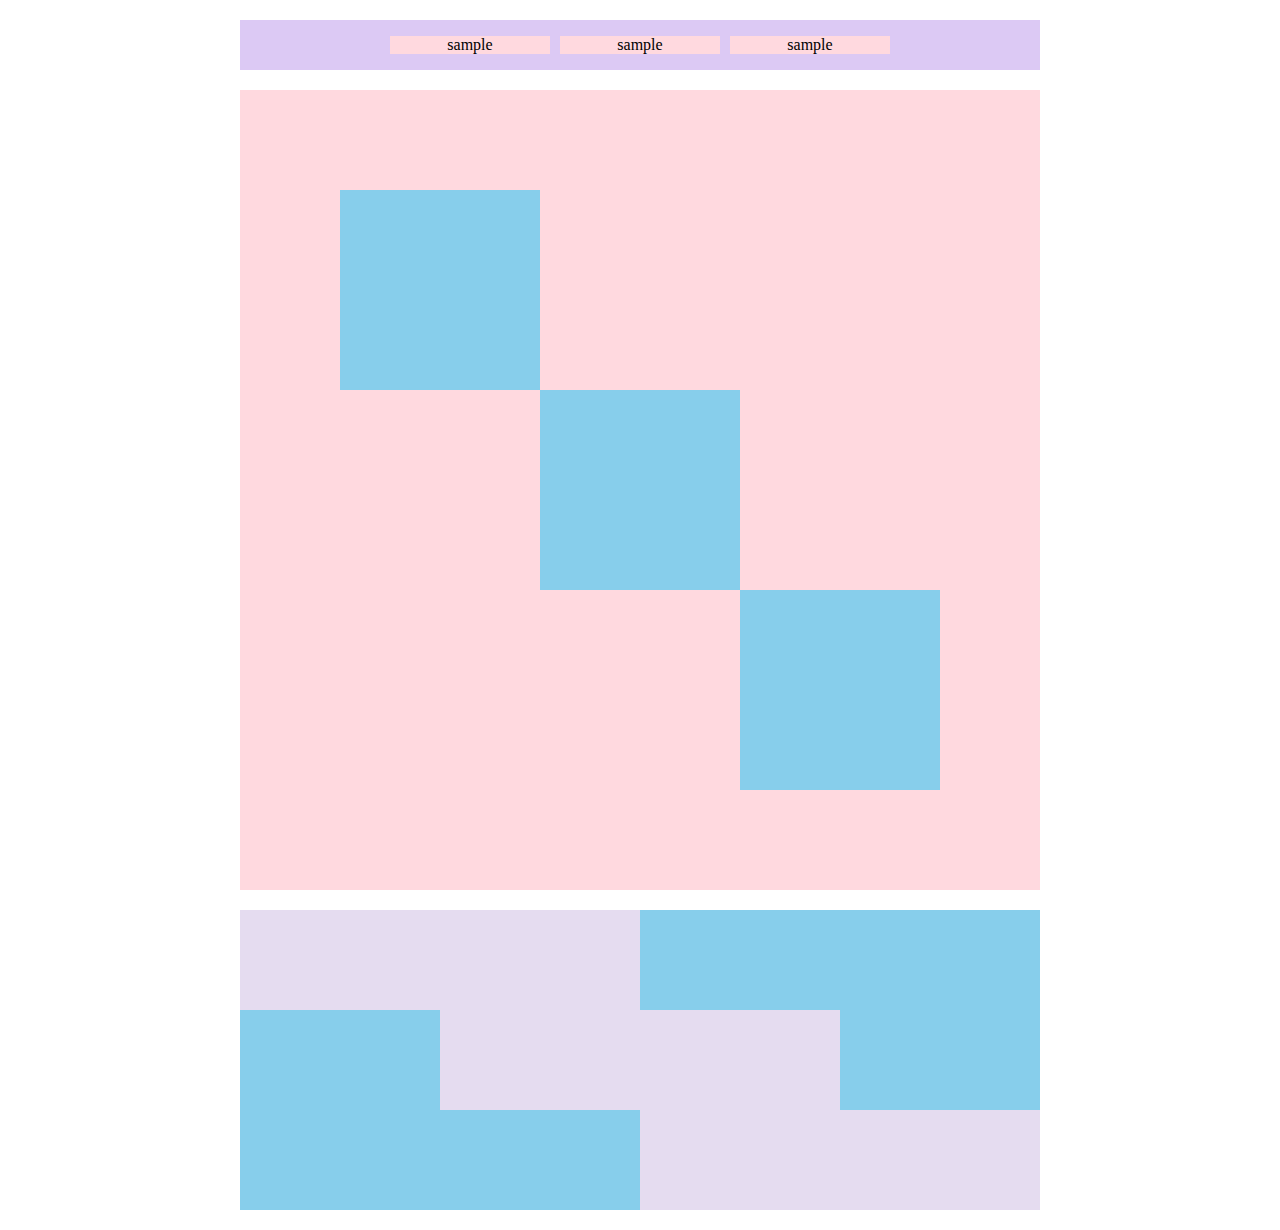
<file: kadai_018/kadai_018.html>
<!DOCTYPE html>
<html>
<head>
  <meta charset="UTF-8">
  <link rel="stylesheet" href="style.css">
  <meta name="description" content="このページは18章の課題です。">
  <title>18章課題</title>
</head>
<body>
  <div id="top">
    <p class="top-child">sample</p>
    <p class="top-child">sample</p>
    <p class="top-child">sample</p>
  </div>
  <div id="middle">
    <div id="middle-child01"></div>
    <div id="middle-child02"></div>
    <div id="middle-child03"></div>
  </div>
  <div id="bottom">
    <div id="bottom-child01"></div>
    <div id="bottom-child02"></div>
    <div id="bottom-child03"></div>
  </div>
</body>
</html>
</file>
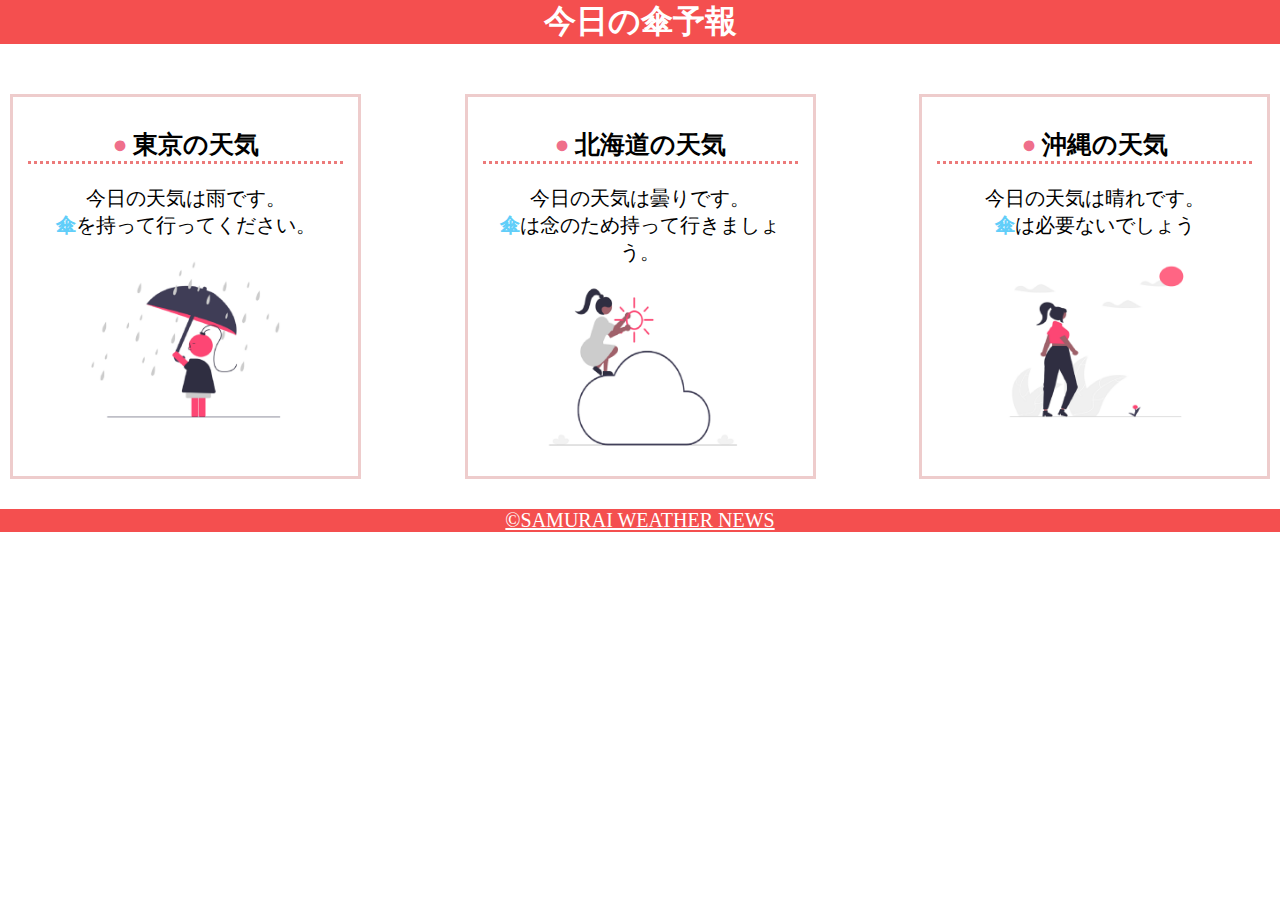
<file: kadai_022/kadai_022.html>
<!DOCTYPE html>
<html>
    <head>
        <meta charset="UTF-8">
        <meta name="viewport" content="width=device-width, initial-scale=1.0">
        <link rel="stylesheet" href="style.css">
        <meta name="description" content="このページは22章の課題です。">
        <title>22章課題</title>
    </head>
    <body>
       
        <header>
            <h1>今日の傘予報</h1>
        </header>  
 
        <main>

            <div id="parent">
                <div class="contents">
                    <h2>東京の天気</h2>
                    <p>今日の天気は雨です。</p>
                    <p>傘を持って行ってください。</p>
                    <img src="images/rainy.png" alt="雨">
                </div>
 
                <div class="contents">
                    <h2>北海道の天気</h2>
                    <p>今日の天気は曇りです。</p>
                    <p>傘は念のため持って行きましょう。</p>
                    <img src="images/cloudy.png" alt="曇り">
                </div>
 
                <div class="contents">
                    <h2>沖縄の天気</h2>
                    <p>今日の天気は晴れです。</p>
                    <p>傘は必要ないでしょう</p>
                    <img src="images/sunny.png" alt="晴れ">
                </div>

            </div>    
 
        </main>
 
        <footer>
            <a href="https://www.sejuku.net/corp/">&copy;SAMURAI WEATHER NEWS</a>
         </footer>
 
    </body>
</html>
</file>
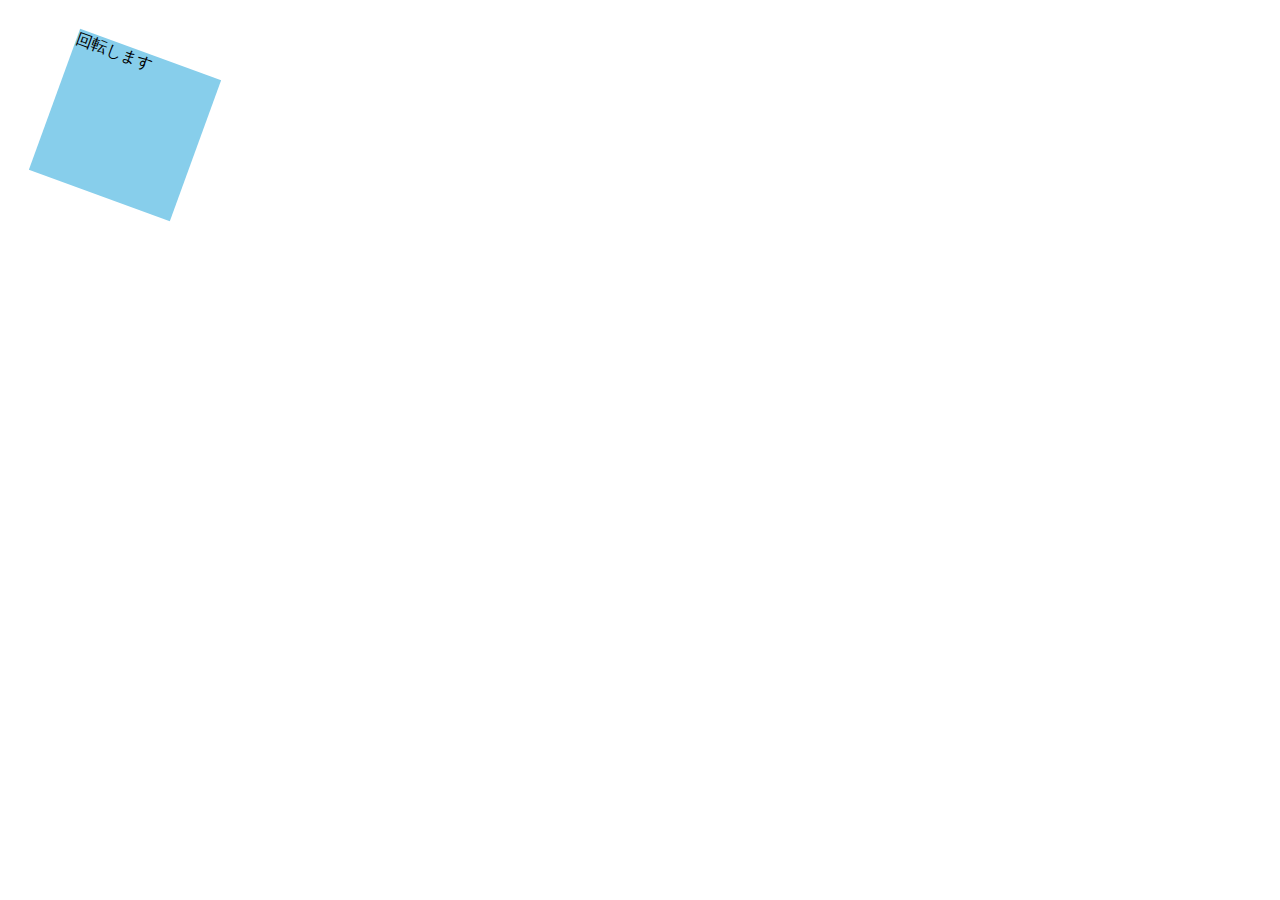
<file: kadai_mdn_css/mdn.html>
<!DOCTYPE html>
<html>

<head>
    <style>
        div {
            position: absolute;
            left: 50px;
            top: 50px;
            width: 150px;
            height: 150px;
            background-color: skyblue;
            transform: rotate(20deg);
        }
    </style>
</head>

<body>
    <div>
        回転します
    </div>

</body>

</html>
</file>
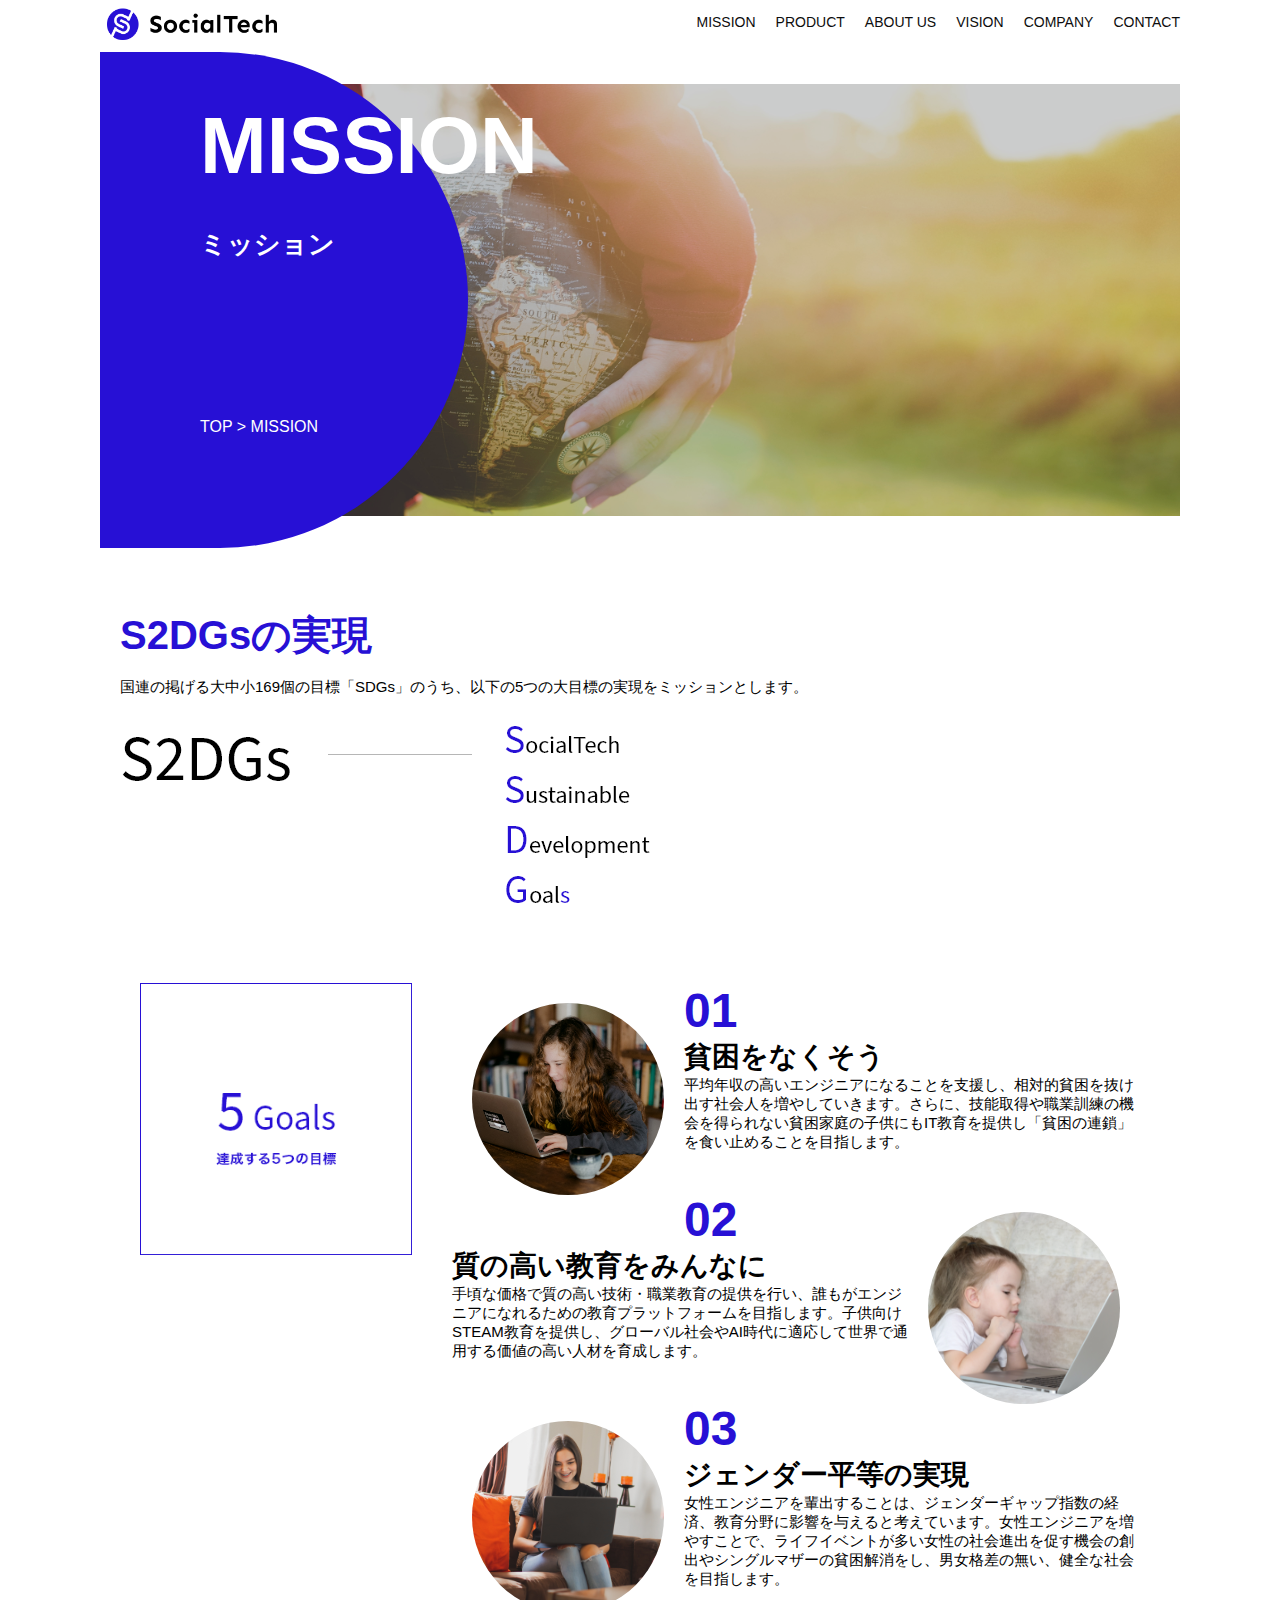
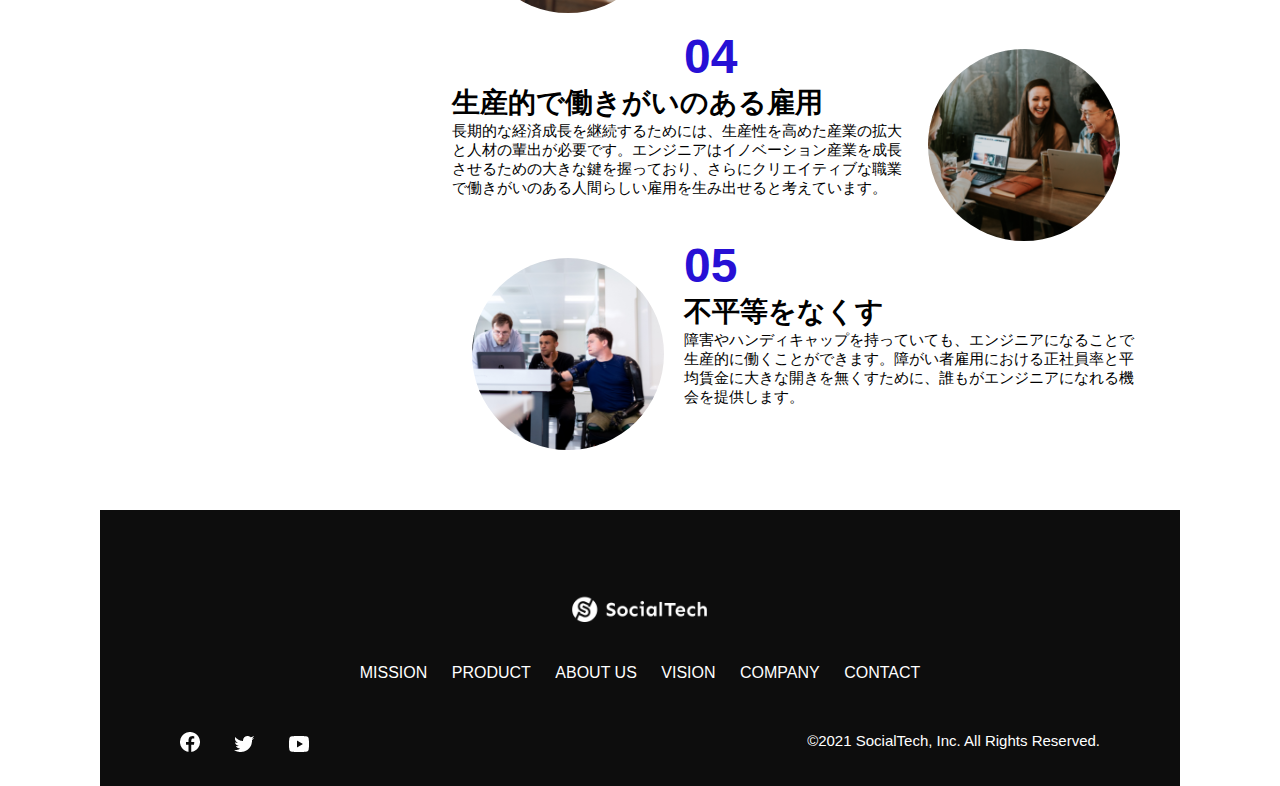
<file: socialtech/mission.html>
<!DOCTYPE html>
<html>
  <head>
    <title>SocialTech - MISSION ミッション -</title>
    <meta charset="utf-8">
    <meta name="description" content="SocialTechが目指す5つの目標（S2DGs）を紹介します">
    <meta name="viewport" content="width=device-width, initial-scale=1.0">
    <link rel="stylesheet" href="style.css">
  </head>

  <body>
    <!-- ヘッダー -->
    <header>
      <!-- ロゴ -->
      <a href="index.html" id="logo">
        <img src="images/logo.png" alt="トップページに戻る">
      </a>

      <!-- PC用ナビゲーション -->
      <nav id="nav-pc">
        <ul>
          <li><a href="mission.html">MISSION</a></li>
          <li><a href="product.html">PRODUCT</a></li>
          <li><a href="index.html#aboutus">ABOUT US</a></li>
          <li><a href="index.html#vision">VISION</a></li>
          <li><a href="index.html#company">COMPANY</a></li>
          <li><a href="index.html#contact">CONTACT</a></li>
        </ul>
      </nav>

      <!-- スマホ用メニューボタン -->
      <button id="menu-sp" onclick="document.getElementById('nav-sp').style.display = 'block'">
        <img src="images/button-menu.png" alt="ナビゲーションを開く">
      </button>

      <!-- スマホ用ナビゲーション -->
      <div id="nav-sp">
        <button id="close" onclick="document.getElementById('nav-sp').style.display = 'none'">
          <img src="images/button-close.png" alt="ナビゲーションを閉じる">
        </button>

        <nav>
          <ul>
            <li>
              <a id="logo-sp" href="index.html" onclick="document.getElementById('nav-sp').style.display = 'none'"><img src="images/logo-sp.png" alt="トップページに戻る"></a>
            </li>
            <li><a class="menu" href="mission.html" onclick="document.getElementById('nav-sp').style.display = 'none'">MISSION</a></li>
            <li><a class="menu" href="product.html" onclick="document.getElementById('nav-sp').style.display = 'none'">PRODUCT</a></li>
            <li><a class="menu" href="index.html#aboutus" onclick="document.getElementById('nav-sp').style.display = 'none'">ABOUT US</a></li>
            <li><a class="menu" href="index.html#vision" onclick="document.getElementById('nav-sp').style.display = 'none'">VISION</a></li>
            <li><a class="menu" href="index.html#company" onclick="document.getElementById('nav-sp').style.display = 'none'">COMPANY</a></li>
            <li><a class="menu" href="index.html#contact" onclick="document.getElementById('nav-sp').style.display = 'none'">CONTACT</a></li>
          </ul>
        </nav>
        <div id="sns">
          <a href="https://www.facebook.com/sejuku2013">
            <img src="images/button-facebook.png" alt="Facebookのリンク">
          </a>
          <a href="https://twitter.com/samuraijuku">
            <img src="images/button-twitter.png" alt="Twitterのリンク">
          </a>
          <a href="https://www.youtube.com/channel/UCCFOQO5aDK0xXam4cUQXT8g">
            <img src="images/button-youtube.png" alt="YouTubeのリンク">
          </a>
        </div>
      </div>
    </header>

    <main>
      <article>
        <section id="mission-main">
            <div class="mission-main-inner">
              <div id="mission-title">
                <h1>MISSION<br><span>ミッション</span></h1>
                <p>TOP > MISSION</p>
              </div>
            </div>
          </section>
          <section id="mission-s2dgs">
            <h2 class="mission-h2">S2DGsの実現</h2>
            <p>国連の掲げる大中小169個の目標「SDGs」のうち、以下の5つの大目標の実現をミッションとします。</p>
            <img src="images/mission/mission-s2dgs.png" alt="S2DGs">
          </section>
          <section id="mission-five-goals">
            <div class="five-goals-image">
              <img src="images/mission/mission-5goals.png" alt="5Goals">
            </div>
            <div class="five-goals-read">
                <div>
                  <img class="fivegoals-image-left" src="images/mission/mission-5goals01.png" alt="PCを操作する女の子">
                  <span class="fivegoals-number">01</span>
                  <h3 class="fivegoals-h3">貧困をなくそう</h3>
                  <p class="fivegoals-p">平均年収の高いエンジニアになることを支援し、相対的貧困を抜け出す社会人を増やしていきます。さらに、技能取得や職業訓練の機会を得られない貧困家庭の子供にもIT教育を提供し「貧困の連鎖」を食い止めることを目指します。</p>
                </div>
                <div>
                  <img class="fivegoals-image-right" src="images/mission/mission-5goals02.png" alt="PCを見つめる小さい女の子">
                  <span class="fivegoals-number">02</span>
                  <h3 class="fivegoals-h3">質の高い教育をみんなに</h3>
                  <p class="fivegoals-p">手頃な価格で質の高い技術・職業教育の提供を行い、誰もがエンジニアになれるための教育プラットフォームを目指します。子供向けSTEAM教育を提供し、グローバル社会やAI時代に適応して世界で通用する価値の高い人材を育成します。</p>
                </div>
                <div>
                  <img class="fivegoals-image-left" src="images/mission/mission-5goals03.png" alt="PCを操作する女性">
                  <span class="fivegoals-number">03</span>
                  <h3 class="fivegoals-h3">ジェンダー平等の実現</h3>
                  <p class="fivegoals-p">女性エンジニアを輩出することは、ジェンダーギャップ指数の経済、教育分野に影響を与えると考えています。女性エンジニアを増やすことで、ライフイベントが多い女性の社会進出を促す機会の創出やシングルマザーの貧困解消をし、男女格差の無い、健全な社会を目指します。</p>
                </div>
                <div>
                  <img class="fivegoals-image-right" src="images/mission/mission-5goals04.png" alt="笑顔で話し合う3人の男女">
                  <span class="fivegoals-number">04</span>
                  <h3 class="fivegoals-h3">生産的で働きがいのある雇用</h3>
                  <p class="fivegoals-p">長期的な経済成長を継続するためには、生産性を高めた産業の拡大と人材の輩出が必要です。エンジニアはイノベーション産業を成長させるための大きな鍵を握っており、さらにクリエイティブな職業で働きがいのある人間らしい雇用を生み出せると考えています。</p>
                </div>
                <div>
                  <img class="fivegoals-image-left" src="images/mission/mission-5goals05.png" alt="障害を持つ男性が生き生きと働く様子">
                  <span class="fivegoals-number">05</span>
                  <h3 class="fivegoals-h3">不平等をなくす</h3>
                  <p class="fivegoals-p">障害やハンディキャップを持っていても、エンジニアになることで生産的に働くことができます。障がい者雇用における正社員率と平均賃金に大きな開きを無くすために、誰もがエンジニアになれる機会を提供します。</p>
                </div>
              </div>
            </section>
      </article>
    </main>

    <footer>
      <div id="footer-logo">
        <img src="images/logo-sp.png" alt="SocialTech">
      </div>
      <div id="footer-link">
        <a href="mission.html">MISSION</a>
        <a href="product.html">PRODUCT</a>
        <a href="index.html#aboutus">ABOUT US</a>
        <a href="index.html#vision">VISION</a>
        <a href="index.html#company">COMPANY</a>
        <a href="index.html#contact">CONTACT</a>
      </div>
      <div id="sns-footer">
        <div class="sns-btns">
          <a href="https://www.facebook.com/sejuku2013"><img src="images/button-facebook.png" alt="Facebookのリンク"></a>
          <a href="https://twitter.com/samuraijuku"><img src="images/button-twitter.png" alt="Twitterのリンク"></a>
          <a href="https://www.youtube.com/channel/UCCFOQO5aDK0xXam4cUQXT8g"><img src="images/button-youtube.png" alt="YouTubeのリンク"></a>
        </div>
        <p id="copyright">&copy;2021 SocialTech, Inc. All Rights Reserved.</p>
      </div>
    </footer>

  </body>
</html>
</file>
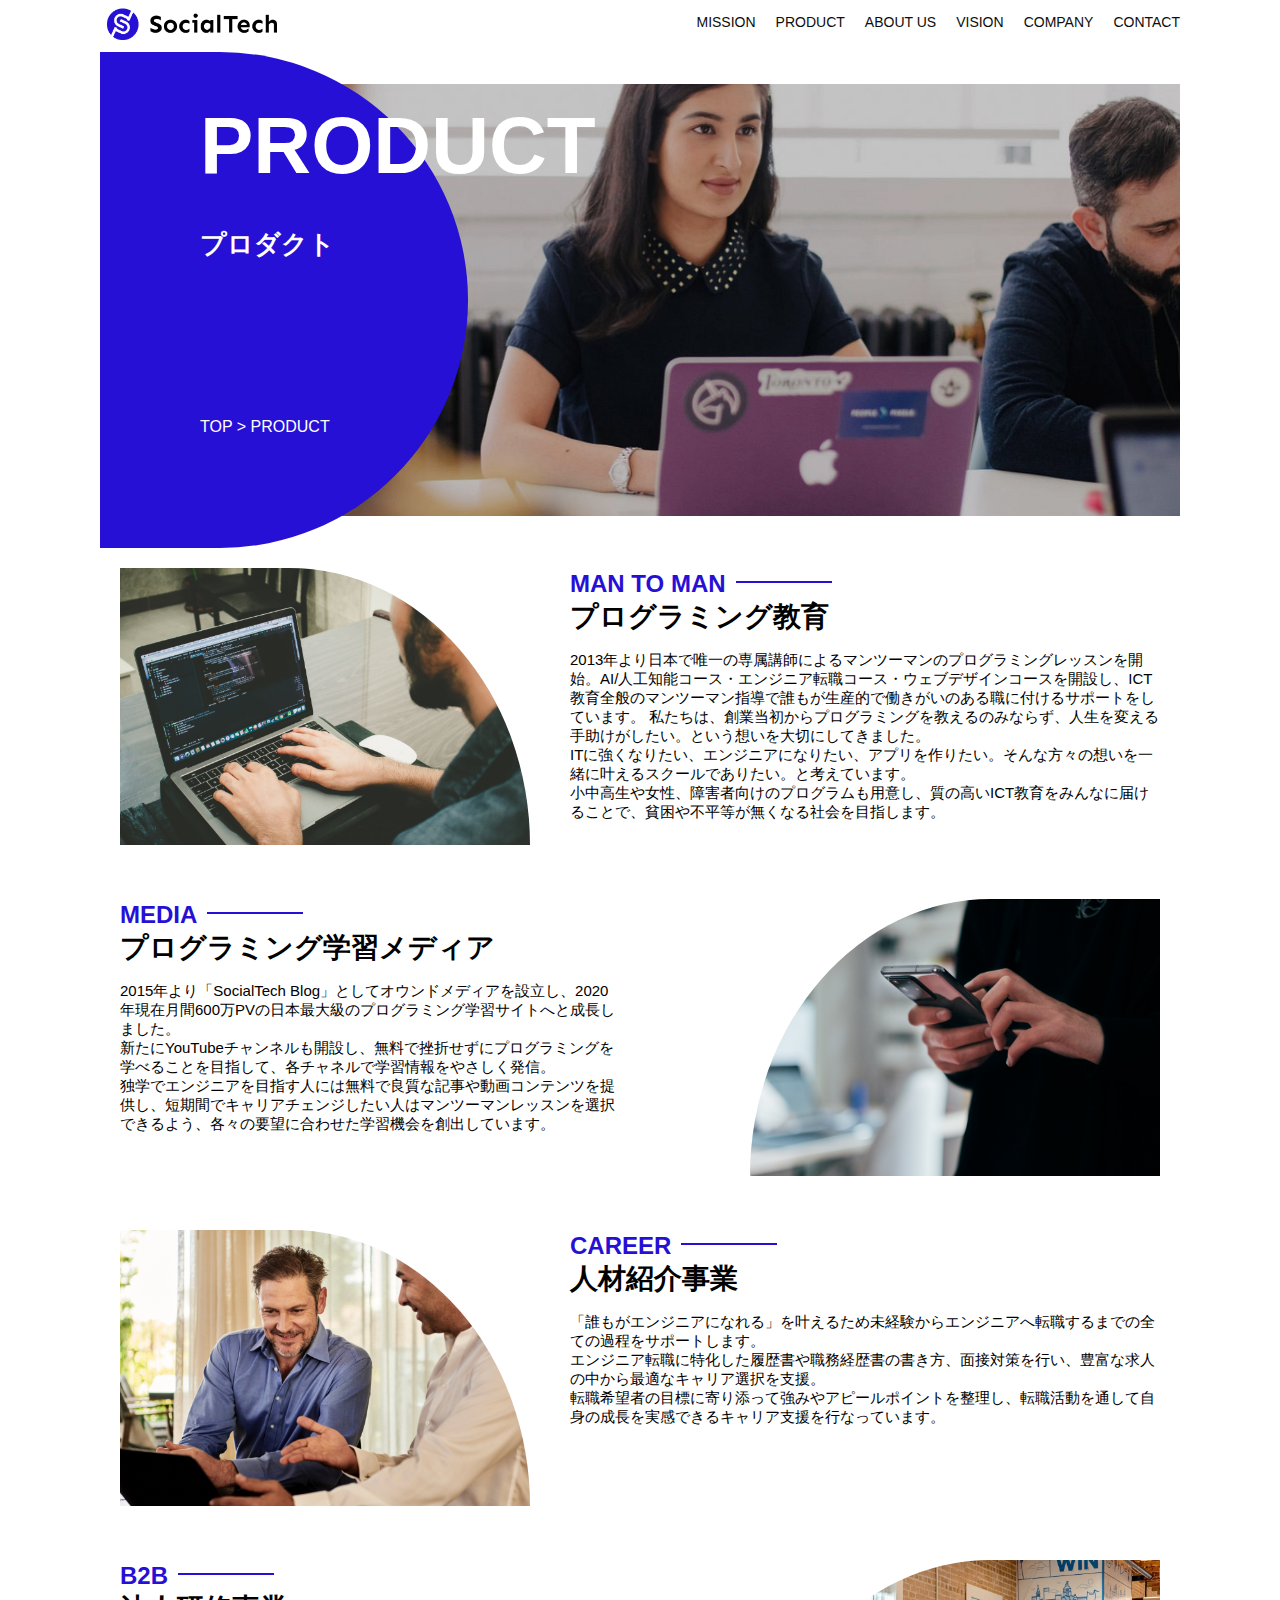
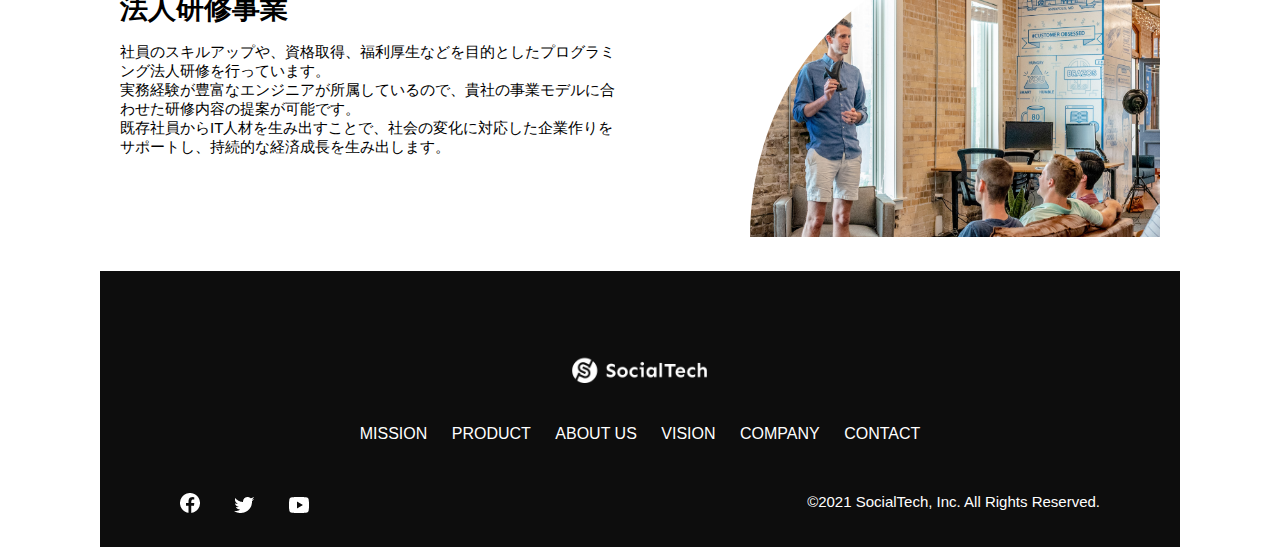
<file: socialtech/product.html>
<!DOCTYPE html>
<html>
  <head>
    <title>SocialTech -PRODUCT プロダクト-</title>
    <meta charset="utf-8">
    <meta name="description" content="SocialTechの4つのプロダクトを紹介します">
    <meta name="viewport" content="width=device-width, initial-scale=1.0">
    <link rel="stylesheet" href="style.css">
  </head>

  <body>
    <!-- ヘッダー -->
    <header>
      <!-- ロゴ -->
      <a href="index.html" id="logo">
        <img src="images/logo.png" alt="トップページに戻る">
      </a>

      <!-- PC用ナビゲーション -->
      <nav id="nav-pc">
        <ul>
          <li><a href="mission.html">MISSION</a></li>
          <li><a href="product.html">PRODUCT</a></li>
          <li><a href="index.html#aboutus">ABOUT US</a></li>
          <li><a href="index.html#vision">VISION</a></li>
          <li><a href="index.html#company">COMPANY</a></li>
          <li><a href="index.html#contact">CONTACT</a></li>
        </ul>
      </nav>

      <!-- スマホ用メニューボタン -->
      <button id="menu-sp" onclick="document.getElementById('nav-sp').style.display = 'block'">
        <img src="images/button-menu.png" alt="ナビゲーションを開く">
      </button>

      <!-- スマホ用ナビゲーション -->
      <div id="nav-sp">
        <button id="close" onclick="document.getElementById('nav-sp').style.display = 'none'">
          <img src="images/button-close.png" alt="ナビゲーションを閉じる">
        </button>

        <nav>
          <ul>
            <li>
              <a id="logo-sp" href="index.html" onclick="document.getElementById('nav-sp').style.display = 'none'"><img src="images/logo-sp.png" alt="トップページに戻る"></a>
            </li>
            <li><a class="menu" href="mission.html" onclick="document.getElementById('nav-sp').style.display = 'none'">MISSION</a></li>
            <li><a class="menu" href="product.html" onclick="document.getElementById('nav-sp').style.display = 'none'">PRODUCT</a></li>
            <li><a class="menu" href="index.html#aboutus" onclick="document.getElementById('nav-sp').style.display = 'none'">ABOUT US</a></li>
            <li><a class="menu" href="index.html#vision" onclick="document.getElementById('nav-sp').style.display = 'none'">VISION</a></li>
            <li><a class="menu" href="index.html#company" onclick="document.getElementById('nav-sp').style.display = 'none'">COMPANY</a></li>
            <li><a class="menu" href="index.html#contact" onclick="document.getElementById('nav-sp').style.display = 'none'">CONTACT</a></li>
          </ul>
        </nav>
        <div id="sns">
          <a href="https://www.facebook.com/sejuku2013">
            <img src="images/button-facebook.png" alt="Facebookのリンク">
          </a>
          <a href="https://twitter.com/samuraijuku">
            <img src="images/button-twitter.png" alt="Twitterのリンク">
          </a>
          <a href="https://www.youtube.com/channel/UCCFOQO5aDK0xXam4cUQXT8g">
            <img src="images/button-youtube.png" alt="YouTubeのリンク">
          </a>
        </div>
      </div>
    </header>

    <main>
      <article>
        <section id="product-main">
            <div class="product-main-inner">
              <div id="product-title">
                <h1>PRODUCT<br><span>プロダクト</span></h1>
                <p>TOP > PRODUCT</p>
              </div>
            </div>
          </section>

          <section class="product-section product-section-left">
            <div class="product-section-img">
              <img src="images/product/product-mantoman.png" alt="PCでコードを書く男性">
            </div>
            <div class="product-read">
              <h2 class="product-h2">MAN TO MAN</h2>
              <h3 class="product-h3">プログラミング教育</h3>
              <p>
                2013年より日本で唯一の専属講師によるマンツーマンのプログラミングレッスンを開始。AI/人工知能コース・エンジニア転職コース・ウェブデザインコースを開設し、ICT教育全般のマンツーマン指導で誰もが生産的で働きがいのある職に付けるサポートをしています。 私たちは、創業当初からプログラミングを教えるのみならず、人生を変える手助けがしたい。という想いを大切にしてきました。<br>ITに強くなりたい、エンジニアになりたい、アプリを作りたい。そんな方々の想いを一緒に叶えるスクールでありたい。と考えています。<br>小中高生や女性、障害者向けのプログラムも用意し、質の高いICT教育をみんなに届けることで、貧困や不平等が無くなる社会を目指します。
              </p>
            </div>
          </section>
  
          <section class="product-section product-section-right">
            <div class="product-read">
              <h2 class="product-h2">MEDIA</h2>
              <h3 class="product-h3">プログラミング学習メディア</h3>
              <p>2015年より「SocialTech Blog」としてオウンドメディアを設立し、2020年現在月間600万PVの日本最大級のプログラミング学習サイトへと成長しました。<br>新たにYouTubeチャンネルも開設し、無料で挫折せずにプログラミングを学べることを目指して、各チャネルで学習情報をやさしく発信。<br>独学でエンジニアを目指す人には無料で良質な記事や動画コンテンツを提供し、短期間でキャリアチェンジしたい人はマンツーマンレッスンを選択できるよう、各々の要望に合わせた学習機会を創出しています。</p>
            </div>
            <div class="product-section-img">
              <img src="images/product/product-media.png" alt="スマートフォンを操作する人">
            </div>
          </section>
  
          <section class="product-section product-section-left">
            <div class="product-section-img">
              <img src="images/product/product-career.png" alt="笑顔で話し合う2人の男性">
            </div>
            <div class="product-read">
              <h2 class="product-h2">CAREER</h2>
              <h3 class="product-h3">人材紹介事業</h3>
              <p>「誰もがエンジニアになれる」を叶えるため未経験からエンジニアへ転職するまでの全ての過程をサポートします。<br>エンジニア転職に特化した履歴書や職務経歴書の書き方、面接対策を行い、豊富な求人の中から最適なキャリア選択を支援。<br>転職希望者の目標に寄り添って強みやアピールポイントを整理し、転職活動を通して自身の成長を実感できるキャリア支援を行なっています。<br></p>
            </div>
          </section>
  
          <section class="product-section product-section-right">
            <div class="product-read">
              <h2 class="product-h2">B2B</h2>
              <h3 class="product-h3">法人研修事業</h3>
              <p>社員のスキルアップや、資格取得、福利厚生などを目的としたプログラミング法人研修を行っています。<br>実務経験が豊富なエンジニアが所属しているので、貴社の事業モデルに合わせた研修内容の提案が可能です。<br>既存社員からIT人材を生み出すことで、社会の変化に対応した企業作りをサポートし、持続的な経済成長を生み出します。</p>
            </div>
            <div class="product-section-img">
              <img src="images/product/product-b2b.png" alt="講演中の男性とそれを聴く人々">
            </div>
          </section>
      </article>
    </main>

    <footer>
      <div id="footer-logo">
        <img src="images/logo-sp.png" alt="SocialTech">
      </div>
      <div id="footer-link">
        <a href="mission.html">MISSION</a>
        <a href="product.html">PRODUCT</a>
        <a href="index.html#aboutus">ABOUT US</a>
        <a href="index.html#vision">VISION</a>
        <a href="index.html#company">COMPANY</a>
        <a href="index.html#contact">CONTACT</a>
      </div>
      <div id="sns-footer">
        <div class="sns-btns">
          <a href="https://www.facebook.com/sejuku2013"><img src="images/button-facebook.png" alt="Facebookのリンク"></a>
          <a href="https://twitter.com/samuraijuku"><img src="images/button-twitter.png" alt="Twitterのリンク"></a>
          <a href="https://www.youtube.com/channel/UCCFOQO5aDK0xXam4cUQXT8g"><img src="images/button-youtube.png" alt="YouTubeのリンク"></a>
        </div>
        <p id="copyright">&copy;2021 SocialTech, Inc. All Rights Reserved.</p>
      </div>
    </footer>
    
  </body>
</html>
</file>
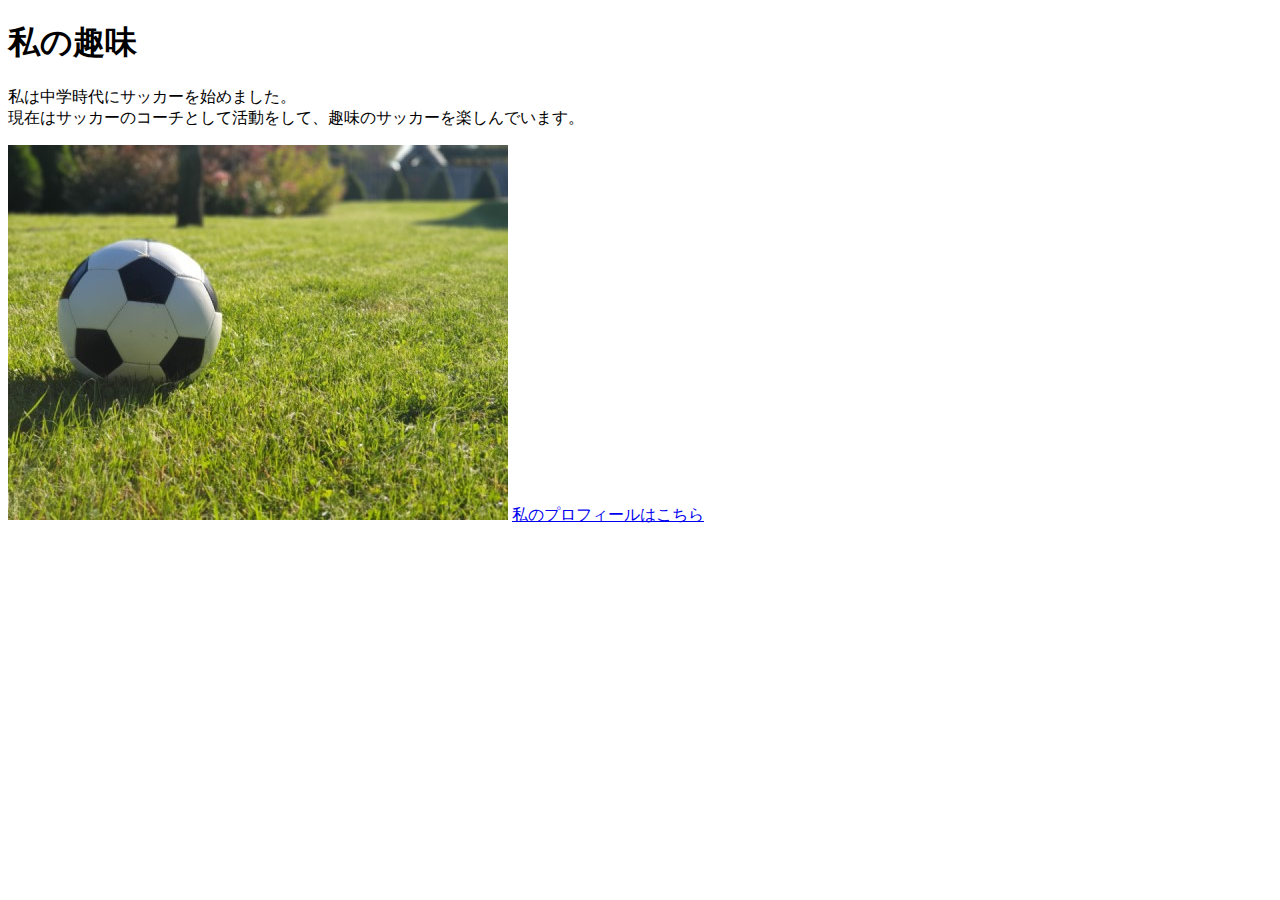
<file: kadai_005/html/kadai_005.html>
<!DOCTYPE html>
<html>
<head>
  <title>5章課題</title>
  <meta name="description" content="このページは5章の課題です。">
  <meta charset="UTF-8">
</head>
<body>
  <h1>私の趣味</h1>
  <p>私は中学時代にサッカーを始めました。<br>
    現在はサッカーのコーチとして活動をして、趣味のサッカーを楽しんでいます。
  </p>
  <img src="../images/sample.jpg" alt="サッカーボール">
  <a href="https://x.com/samuraijuku">私のプロフィールはこちら</a>
</body>
</html>
</file>
<file: html-css-kadai_013/style.css>
/* PC、スマホ共通スタイル */
body {
  font-family: "Source Sans Pro", "Hiragino Kaku Gothic ProN", Meiryo, Arial,
    sans-serif;
}

p {
  font-size: 15px;
}

#main-visual>img {
  width: 100%;
}

/*================
PC用のスタイル 
=================*/
@media screen and (min-width: 768px) {
  /* 横幅設定 */
  body {
    max-width: 1080px;
    min-width: 960px;
    margin: 0 auto 0 auto;
  }

  /* ヘッダー */
  header {
    display: flex;
    justify-content: space-between;
  }

  /* ナビゲーションのレイアウト */
  #nav-pc {
    text-align: right;
    font-size: 14px;
    padding-top: 15px;
  }

  /* ナビゲーションのリンクの装飾設定 */
  #nav-pc>a {
    text-decoration: none;
    margin-left: 20px;
  }

  #nav-pc>a:link {
    color: #0d0d0d;
  }

  #nav-pc>a:visited {
    color: #0d0d0d;
  }

  #nav-pc>a:hover {
    color: #0d0d0d;
    text-decoration: underline;
  }

  #nav-pc>a:active {
    color: #0d0d0d;
  }
    /* スマホ用メニューアイコンとナビゲーションを非表示 */
    #menu-sp {
      display: none;
    }
  
    #nav-sp {
      display: none;
    }
}
/* ================
スマホ用スタイル（最大767px）
================== */
@media screen and (max-width: 767px) {
  body {
    min-width: 375px;
    margin: 0;
  }

  /* PCナビゲーションを非表示 */
  #nav-pc {
    display: none;
  }

  /* ハンバーガーメニュー */
  #menu-sp {
    float: right;
    padding: 0;
  }

  /* スマホナビゲーション */
  #nav-sp {
    background-color: #ce933e;
    position: absolute;
    left: 0;
    top: 0;
    height: 100%;
    width: 100%;
    display: none;
    z-index: 100;
  }

  #nav-sp ul {
    padding-left: 0;
  }

  #nav-sp li {
    list-style: none;
  }

  #close {
    position: absolute;
    top: 20px;
    right: 20px;
  }

  #logo-sp {
    display: block;
    margin: 80px 0 30px 20px;
  }

  #nav-sp a {
    display: block;
  }

  #nav-sp a:link,
  #nav-sp a:visited,
  #nav-sp a:hover,
  #nav-sp a:active {
    color: #ffffff;
    text-decoration: none;
  }

  #nav-sp a:hover {
    text-decoration: underline;
  }

  .menu {
    display: block;
    margin: 0 20px;
    height: 44px;
    font-size: 16px;
    background-image: url("images/arrow.png");
    background-repeat: no-repeat;
    background-position: right top;
  }
}
</file>
<file: socialtech/style.css>
/* PC、スマホ共通スタイル */
* {
    box-sizing: border-box;
  }
 
 p {
   font-size: 15px;
 }
 
 body {
   max-width: 1080px;
   margin: 0 auto 0 auto;  
   font-family: "Source Sans Pro", "Hiragino Kaku Gothic ProN", Meiryo, Arial, sans-serif;
 }
 
 /* ヘッダー */
 header {
 display: flex;
 justify-content: space-between;
 } 
 
/* ナビゲーションのレイアウト */
#nav-pc {
  font-size: 14px;
}

#nav-pc ul {
  display: flex;
  padding-left: 0;
}

#nav-pc li {
  list-style: none;
}

/* ナビゲーションのリンクの装飾設定 */
#nav-pc a {
  text-decoration: none;
  margin-left: 20px;
  color: #0d0d0d;
}

#nav-pc a:hover {
  text-decoration: underline;
}

  /* スマホ用ナビを非表示 */
  #nav-sp,
  #menu-sp {
    display: none;
  }
 
/* メインビジュアル*/
#main-visual {
    position: relative;
    height: 400px;
  }
  
  #main-message {
    position: absolute;
    top: 0;
    left: 0;
    background-color: #2710d5;
    color: #ffffff;
    border-radius: 0 0 476px 0;
    max-width: 620px;
    height: 100%;
    width: 100%;
    z-index: 11;
  }
  
  #main-message > h1 {
    font-size: 60px;
    margin: 100px 0 0 50px;
  }
  
  #main-message > p {
    font-size: 28px;
    margin: 0 0 0 50px;
  }
  
  #main-visual > img {
    max-width: 620px;
    border-radius: 476px 0 0 0;
    position: absolute;
    top: 0;
    right: 0;
    z-index: 10;
  }
  
  /*見出し*/
  h2 {
    margin: 40px 0 0 0;
  }
  
  h2::after {
    content: url("images/line.png");
    margin-left: 10px;
  }
  
  h3 {
    font-size: 27px;
  }
  
/* ミッション */
#mission {
    margin: 80px auto 80px auto;
  }
  
  #mission-flex {
    display: flex;
  }
  
  #mission-flex > div {
    width: 50%;
    margin: 20px;
  }
  
  #mission-photo {
    width: 100%;
  }
  
  #s2dgs {
    margin-top: 50px;
    width: 100%;
  }
  
/* プロダクト */
#product {
    background-color: #fafafa;
    margin: 80px 0 80px 0;
    padding: 10px 40px 0px 40px;
  }
  
  /* 外枠 */
  #product .product-flex {
    margin-top: 40px;
    display: flex;
  }
  
  /* 左のカラム */
  #product-left {
    width: 50%;
    margin-right: 20px;
  }
  
  /* 右のカラム */
  #product-right {
    width: 50%;
    margin-left: 20px;
    margin-top: 80px;
  }
  
  /* 画像＋説明の枠 */
  #product-left > div {
    position: relative;
    height: 480px;
    margin-right: 20px;
  }
  
  #product-right > div {
    position: relative;
    height: 480px;
    margin-left: 20px;
  }
  
  /* 画像*/
  .product-photo {
    width: 100%;
  }
  
  /* 説明文の枠 */
  .product-explain {
    background-color: #ffffff;
    position: absolute;
    left: 0;
    bottom: 50px;
    margin: 0 40px 0 40px;
    padding: 20px;
    box-shadow: 5px 5px 10px rgba(0, 0, 0, 0.05);
  }
  
  /* 説明文の英語 */
  .product-explain > span {
    color: #2710d5;
    font-weight: bold;
    font-size: 16px;
    margin: 0px;
  }
  
  /* 説明文の見出し */
  .product-explain > h3 {
    margin: 5px 0 5px 0;
  }
  
  /* 説明文 */
  .product-explain > p {
    font-size: 14px;
    margin: 0;
  }
  
  /* もっと見るボタン */
  #product-more {
    text-align: center;
  }
  
  #product-more a {
    position: relative;
    bottom: -42px;
  }
  
/* ABOUT US */
#aboutus {
    margin: 80px auto 80px auto;
  }
  
  /* ３つの組織文化と写真を入れる枠 */
  #aboutus > div {
    display: flex;
  }
  
  /* 画像 */
  .culture-img {
    width: 50%;
    align-self: flex-start;
  }
  
  .culture-img2 {
    margin-top: 50px;
    width: 100%;
  }
  
  /* 3つの組織文化の表 */
  .culture-table {
    margin-right: 50px;
  }
  
  /* 番号 */
  .culture-num {
    font-size: 80px;
    color: #2710d5;
    padding: 0 20px 0 0;
  }
  
  /* 見出し */
  .culture-table th {
    text-align: left;
    font-size: 28px;
    font-weight: bold;
  }
  
  /* 組織文化英語 */
  .culture-en {
    color: #2710d5;
    font-size: 24px;
  }
  
  /* 説明文 */
  .culture-description {
    margin: 0;
  }
  
/* ビジョン */
#vision {
    margin: 80px auto 80px auto;
  }
  
  /* セクション内の外枠*/
  #vision > div {
    display: flex;
    justify-content: space-between;
    flex-wrap: wrap;
  }
  
  /*7つの行動指針の枠*/
  .vision-box {
    width: 300px;
    height: 300px;
    margin-bottom: 30px;
    position: relative;
  }
  
  .vision-box > img {
    width: 100%;
    position: relative;
    z-index: 30;
  }
  
  .vision-box > div {
    position: absolute;
    top: 0;
    left: 0;
    z-index: 31;
    margin-right: 20px;
  }
  
  .vision-box > div > h4 {
    color: #2710d5;
    font-size: 19px;
    margin: 80px 0 0 0;
  }
  
  .vision-box > div > h4::first-letter {
    font-size: 40px;
  }
  
  .vision-box > div > h5 {
    font-size: 20px;
    margin: 0 0 0 0;
  }
  
  .vision-box > div > p {
    margin: 10px 0 0 0;
  }

/*会社概要*/
#company {
    margin: 80px auto 80px auto;
  }
  
  #company-table {
    width: 100%;
  }
  
  .tableheader {
    text-align: left;
    padding: 20px;
    border-bottom-color: #2710d5;
    border-bottom-width: 1px;
    border-bottom-style: solid;
    width: 100px;
  }
  
  .tableheader-first {
    border-top-color: #2710d5;
    border-top-width: 1px;
    border-top-style: solid;
  }
  
  .cell {
    padding: 30px;
    border-bottom-color: #ececec;
    border-bottom-width: 1px;
    border-bottom-style: solid;
  }
  
  .cell-first {
    border-top-color: #ececec;
    border-top-width: 1px;
    border-top-style: solid;
  }
  
  #company > iframe {
    width: 100%;
    height: 368px;
    margin-top: 40px;
  }
  
/* お問い合わせ */
#contact {
    margin: 80px auto 80px auto;
  }
  
  /* 外枠 */
  #contact > form > div {
    display: flex;
    flex-direction: row;
    flex-wrap: wrap;
    padding-bottom: 30px;
  }
  
  /* 左列　見出し */
  .contact-heading {
    width: 240px;
    align-self: center;
  }
  
  /* 見出しのラベル */
  .contact-label {
    font-weight: bold;
  }
  
  /* 必須 */
  .contact-span {
    color: #ce2222;
    margin: 0 0 0 20px;
    font-weight: bold;
  }
  
  /* テキストボックス */
  .contact-textbox {
    border-top: 0px;
    border-left: 0px;
    border-right: 0px;
    border-bottom-width: 1px;
    border-bottom-color: #707070;
    border-style: solid;
    background-color: #fafafa;
    height: 56px;
    width: 400px;
  }
  
  /* お問い合わせ内容のテキストエリア */
  .contact-textarea {
    border-top: 0px;
    border-left: 0px;
    border-right: 0px;
    border-bottom-width: 1px;
    border-bottom-color: #707070;
    background-color: #fafafa;
    width: 400px;
    height: 200px;
  }
  
  /* 個人情報の取り扱い */
  #contact dt {
    font-weight: bold;
  }
  
  #contact dd {
    margin: 0 0 16px 0;
  }
  
  #contact dd p {
    margin: 0;
  }
  
  #contact dd ul {
    padding-left: 0;
  }
  
  #contact dd li {
    margin-bottom: 0;
    list-style: none;
  }
  
/* フッター */
footer {
    background-color: #0d0d0d;
    text-align: center;
    padding: 80px 80px 30px 80px;
  }
  
  #footer-logo {
    margin-bottom: 30px;
  }
  
   #footer-link {
     margin-bottom: 50px;
   }
   
   #footer-link > a {
     text-decoration: none;
     margin: 10px;
     color: #ffffff;
   }
   
   #footer-link > a:hover {
     text-decoration: underline;
   }

#sns-footer {
  display: flex;
  justify-content: space-between;
  text-align: left;
}

#sns-footer a {
  margin-right: 30px;
}

#copyright {
  color: #ffffff;
  margin: 0;
}

 /* mission.html用スタイル */
 /* ミッションのメインビジュアル */
 .mission-main-inner {
  background-image: url("images/mission/mission-main.png");
  background-repeat: no-repeat;
  background-position-y: center;
}

#mission-title {
  background-color: #2710d5;
  width: 368px;
  color: #ffffff;
  height: 496px;
  border-radius: 0 248px 248px 0;
  position: relative;
}

#mission-title h1 {
  position: absolute;
  top: 0;
  left: 100px;
  font-size: 80px;
  line-height: 1;
}

#mission-title h1 span {
  font-size: 26px;
}

#mission-title > p {
  position: absolute;
  top: 350px;
  left: 100px;
  font-size: 16px;
}

 /* ミッションページ　S2DGSの設定 */
 #mission-s2dgs {
  padding: 20px;
}

.mission-h2 {
  color: #2710d5;
  font-size: 40px;
}

.mission-h2::after {
  content: none;
}

 /* ミッションページ　5つのゴールの設定 */
 #mission-five-goals {
  padding: 20px;
  display: flex;
}

#mission-five-goals .five-goals-image {
  width: 30%;
  padding: 20px;
}

#mission-five-goals .five-goals-image img {
  width: 100%;
}

#mission-five-goals .five-goals-read {
  width: 70%;
  padding: 20px;
}

#mission-five-goals .five-goals-read > div {
  margin-bottom: 40px;
}

.fivegoals-image-right {
  float: right;
  margin: 20px;
}

.fivegoals-image-left {
  float: left;
  margin: 20px;
}

.fivegoals-number {
  color: #2710d5;
  font-size: 48px;
  font-weight: bold;
  margin: 0;
}

.fivegoals-h3 {
  font-size: 28px;
  margin: 0;
}

.fivegoals-p {
  margin: 0;
}

 /* プロダクトページ */
 .product-main-inner {
  background-image: url("images/product/product-main.png");
  background-repeat: no-repeat;
  background-position-y: center;
}

#product-title {
  background-color: #2710d5;
  width: 368px;
  color: #ffffff;
  height: 496px;
  border-radius: 0 248px 248px 0;
  position: relative;
}

#product-title h1 {
  position: absolute;
  top: 0;
  left: 100px;
  font-size: 80px;
  line-height: 1;
}

#product-title h1 span {
  font-size: 26px;
}

#product-title > p {
  position: absolute;
  top: 350px;
  left: 100px;
  font-size: 16px;
}

 /* セクション */
 .product-section {
  display: flex;
  padding: 20px 20px 0;
}

.product-section .product-section-img {
  width: 450px;
}

/* 左が画像のセクション*/
.product-section-left .product-section-img img {
  width: 100%;
  padding: 0 40px 30px 0;
  border-radius: 0 432px 0 0;
}

.product-section-left .product-read {
  width: 50%;
  flex-grow: 1;
}

.product-section-left .product-read p {
  margin-bottom: 0;
}

/* 右が画像のセクション*/
.product-section-right {
  justify-content: space-between;
}

.product-section-right .product-section-img img {
  width: 100%;
  padding: 0 0 30px 40px;
  border-radius: 432px 0 0 0;
}

.product-section-right .product-read {
  width: 500px;
}

.product-h2 {
  color: #2710d5;
  font-size: 24px;
  margin: 0;
}

.product-h3 {
  font-size: 28px;
  margin: 0;
}

/*====================
スマートフォン用のスタイル
=====================*/
@media screen and (max-width: 767px) {
    /* PC用ナビゲーション非表示 */
    #nav-pc {
      display: none;
    }
  
    /* ハンバーガーメニュー */
    #menu-sp {
      display: block;
      background-color: transparent;
      float: right;
      padding: 0;
      border: none;
    }
  
    /* スマホ用ナビゲーションの表示切替*/
    /* 初期状態、レイアウトと非表示設定 */
    #nav-sp {
      background-color: #2710d5;
      position: fixed;
      left: 0;
      top: 0;
      height: 100%;
      width: 100%;
      display: none;
      z-index: 100;
    }
  
     /* ×ボタン */
     #close {
       position: absolute;
       top: 20px;
       right: 20px;
       background-color: transparent;
       border: none;
     }
   
     #nav-sp nav ul {
       padding-left: 0;
     }
   
     #nav-sp nav li {
       list-style: none;
     }
   
     /* ナビゲーションメニュー用ロゴ */
     #logo-sp {
       margin: 80px 0 30px 20px;
     }
       /* ナビゲーションのリンクの装飾設定 */
  #nav-sp nav a {
    display: block;
    color: #ffffff;
  }
 
  #nav-sp nav a:hover {
     text-decoration: underline;
   }
 
   #nav-sp .menu {
     text-decoration: none;
     margin: 0 20px 0 20px;
     height: 44px;
     font-size: 16px;
     background-image: url("images/arrow.png");
     background-repeat: no-repeat;
     background-position: right top;
   }
   
   #sns {
    position: absolute;
    bottom: 20px;
    left: 20px;
  }

  #sns > a {
    margin-right: 30px;
  }

   /* メインビジュアル */
   #main-visual {
    position: relative;
    height: 470px;
  }

  #main-visual > div {
    text-align: center;
    height: 280px;
  }

  #main-visual h1 {
    font-size: 28px;
    margin: 90px 0 0 0;
  }

  #main-visual > div > p {
    margin: 0;
    font-size: 15px;
  }

  #main-visual > img {
    width: 100%;
    border-radius: 476px 0 0 0;
    top: auto;
    bottom: 0;
  }

    /*見出し*/
    h2 {
      margin: 15px 0 15px 0;
    }
    
    h3 {
      font-size: 24px;
      margin: 10px 0 0 0;
    }

  /* ミッション */
  #mission {
    margin: 20px 0 20px 0;
    padding: 0 20px 0 20px;
  }

  #mission-flex {
    flex-direction: column;
  }

  #mission-flex > div {
  width: 100%;
  margin: 0;
  }

    /* プロダクト */
    #product {
      margin: 0;
      padding: 10px 20px 0 20px;
    }
  
    /* 外枠 */
    #product .product-flex {
      flex-direction: column;
      margin-top: 0;
    }
  
    /* 左右のカラム　スマホでは縦並び */
    #product-left,
    #product-right {
      width: 100%;
      margin: 0;
    }
      /*  画像＋説明の枠 */
   #product-left > div,
   #product-right > div {
     height: auto;
     margin: 0;
   }
 
   /* 説明文の枠 */
   .product-explain {
     position: relative;
     margin: 0;
   }
 
   .product-explain > h3 {
     margin: 10px 0 10px 0;
     font-size: 24px;
   }
 
  /* もっと見るボタン */
    #product-more {
      text-align: left;
    }
       /* ABOUT US */
   #aboutus {
    margin: 80px 20px 80px 20px;
  }

  #aboutus > div {
    flex-direction: column;
 }

  .culture-table th {
    font-size: 16px;
  }

  .culture-table {
    margin-right: 0;
    padding-right: 20px;
    order: 2;
  }

  .culture-img {
    width: 100%;
    order: 1;
  }

  .culture-img2 {
    margin-top: 0;
  }

  .culture-num {
    padding: 0;
  }

  .culture-description {
    margin: 0;
  }

     /* ビジョン */
     #vision {
      margin: 80px 20px 80px 20px;
    }
  
    .vision-box > img {
      position: absolute;
      top: 0;
      left: 0;
    }
  
    .vision-box > div > h4 {
      margin: 60px 0 0 0;
    }

  /*会社概要*/
   #company {
    margin: 0 20px 0 20px;
  }

  #company > h3 {
    margin-bottom: 20px;
  }

 .tableheader {
    width: 50px;
  }

  .cell {
    padding: 20px;
  }

  #company > iframe {
    height: 240px;
  }

    /* お問い合わせ */
    #contact {
      margin: 80px 20px 80px 20px;
    }
  
    #contact > h3 {
      margin-bottom: 20px;
    }
  
    #contact > form > div {
      flex-direction: column;
      margin-bottom: 20px;
    }
  
    .contact-heading {
      align-self: auto;
      margin-bottom: 20px;
    }
 
   .contact-textbox {
      min-width: 300px;
      width: 100%;
    }
  
    .contact-textarea {
      height: 150px;
      width: 100%;
    }
  
    .radiobutton {
      margin-bottom: 20px;
    }

    /* フッター */
   footer {
    padding: 30px 20px 50px 20px;
    text-align: left;
  }

  #footer-link > a {
    margin: 0 20px 30px 0;
    display: block;
    background-image: url("images/arrow.png");
    background-repeat: no-repeat;
    background-position: right top;
  }

  #footer-link > a:hover {
    text-decoration: underline;
  }

  #sns-footer {
    flex-direction: column;
    justify-content: flex-start;
  }

  #copyright {
    font-size: 12px;
    margin-top: 30px;
  }

    /* mission.html用スタイル */
   /* ミッションのメインビジュアル */
   #mission-main {
    height: 256px;
    margin-top: 4%;
    position: relative;
  }

  .mission-main-inner {
    height: 80%;
    background-size: cover;
  }

  #mission-title {
    width: 136px;
    height: 256px;
    position: absolute;
    top: -10%;
  }

  #mission-title h1 {
    left: 20px;
    font-size: 40px;
  }

  #mission-title h1 span {
    font-size: 18px;
  }

  #mission-title > p {
    top: 180px;
    left: 20px;
    font-size: 13px;
  }

    /* ミッションページ　S2DGSの設定 */
    .mission-h2 {
      font-size: 38px;
      margin: 0px;
    }
  
    .mission-h2::after {
      content: none;
    }
  
    #mission-s2dgs > img {
      width: 100%;
    }

    /* ミッションページ　5つのゴールの設定 */
    #mission-five-goals {
      flex-direction: column;
    }
  
    #mission-five-goals > div {
      padding: 0;
    }
  
    #mission-five-goals .five-goals-image,
    #mission-five-goals .five-goals-read {
      width: 100%;
      padding: 0;
    }
  
    #mission-five-goals .five-goals-read > div {
      display: flex;
      flex-direction: column;
    }
  
    .fivegoals-image-right,
    .fivegoals-image-left {
      align-self: center;
    }

       /* プロダクトページ */
   #product-main {
    height: 256px;
    margin-top: 4%;
    position: relative;
  }

  .product-main-inner {
    height: 80%;
    background-size: cover;
  }

  #product-title {
    width: 136px;
    height: 256px;
    position: absolute;
    top: -10%;
  }
  
  #product-title h1 {
    left: 20px;
    font-size: 40px;
  }

  #product-title h1 span {
    font-size: 18px;
  }

  #product-title > p {
    top: 180px;
    left: 20px;
    font-size: 13px;
  }

     /* セクション */
     .product-section {
      flex-direction: column;
    }
  
    .product-section .product-section-img {
      width: 100%;
    }
    
    .product-section .product-section-img img {
      width: 100%;
      padding: 0;
    }
  
    /* 左が画像のセクション*/
    .product-section-left .product-section-img img {
      border-radius: 0 300px 0 0;
    }
  
    .product-section-left .product-read {
      width: 100%;
      flex-grow: 1;
    }
  
    /* 右が画像のセクション*/
    .product-section-right .product-section-img img {
      order: 1;
      border-radius: 300px 0 0 0;
    }
  
    .product-section-right .product-read {
      order: 2;
      width: 100%;
    }
  }
</file>
<file: kadai_015/style.css>
/* フォント設定 */
body {
    font-family: "Arial", "Meiryo", sans-serif;
    text-align: center;
  }
  
  /* ルート要素のフォントサイズ */
  :root {
    font-size: 20px;
  }
  
  /* h1のスタイル */
  h1 {
    font-family: 'Josefin Sans', sans-serif;
    font-size: 2em; /* ルート要素の2倍 */
    letter-spacing: 1.2em; /* 文字間1.2倍 */
    text-shadow: 3px 3px 5px rgba(0, 0, 0, 0.3);
    border-bottom: 3px solid rgb(115, 115, 114);
  }
  
  /* カラー設定 */
  .blue {
    color: skyblue;
  }
  
  .pink {
    color: rgb(255, 192, 203);
  }
  
  /* 太字設定 */
  #basic p {
    font-weight: bold;
  }
</file>
<file: kadai_018/style.css>
/* 一番上の図形スタイル */
#top {
  width: 800px;
  background-color: #dcc9f4;
  margin: 20px auto;
  text-align: center;
  display: flex;
  justify-content: center;
  gap: 10px;
}

.top-child {
  width: 20%;
  background-color: #ffd9df;
}

/* 真ん中の図形スタイル */
#middle {
  width: 800px;
  height: 800px;
  background-color: #ffd9df;
  margin: 20px auto;
  position: relative;
}

#middle-child01, #middle-child02, #middle-child03 {
  width: 200px;
  height: 200px;
  background-color: #87ceeb;
  position: absolute;
}

#middle-child01 {
  top: 100px;
  left: 100px;
}

#middle-child02 {
  top: 300px;
  left: 300px;
}

#middle-child03 {
  top: 500px;
  left: 500px;
}

/* 一番下の図形スタイル */
#bottom {
  width: 800px;
  height: 300px;
  background-color: #87ceeb;
  margin: 20px auto;
  position: relative;
}

#bottom-child01, #bottom-child02, #bottom-child03 {
  width: 400px;
  height: 100px;
  background-color: #e5dcf0;
  position: absolute;
}

#bottom-child01 {
  top: 0;
  left: 0;
}

#bottom-child02 {
  top: 100px;
  left: 200px;
}

#bottom-child03 {
  top: 200px;
  left: 400px;
}
</file>
<file: kadai_022/style.css>
/* スタイル準備 */
body, h1, p {
  margin: 0; /* 上下左右余白を0に設定 */
}

p, a {
  font-size: 20px; /* p要素とa要素のフォントサイズを20pxに設定 */
}

/* header部分のスタイル */
header {
  margin-bottom: 20px; /* 下の余白を20pxに設定 */
  background-color: rgb(244, 79, 79); /* 背景色を設定 */
  text-align: center; /* 中の要素を中央揃えに設定 */
}

h1 {
  color: rgb(255, 255, 255); /* 文字色を白に設定 */
}

/* main部分のスタイル */
main {
  padding: 10px; /* 上下左右の余白を10pxに設定 */
}

#parent {
  display: flex; /* Flexコンテナに設定 */
  justify-content: space-between; /* 均等な間隔で配置 */
}

.contents {
  border: 3px solid rgb(238, 204, 204); /* 線で囲む */
  flex-basis: 25%; /* 幅を親要素の25%に設定 */
  padding: 10px 15px; /* 内部余白を上下10px、左右15pxに設定 */
  margin: 20px 0; /* 外部余白を上下20px、左右0に設定 */
  text-align: center; /* 中の要素を中央揃えに設定 */
}

h2 {
  font-size: 25px; /* フォントサイズを25pxに設定 */
  border-bottom: 3px dotted rgb(236, 122, 122); /* 下線を設定 */
  position: relative; /* 擬似要素のために相対位置を設定 */
}

h2::before {
  content: "●"; /* h2の前に「●」を表示 */
  color: rgb(239, 111, 139); /* 色を設定 */
  margin-right: 5px; /* 右の余白を設定 */
}

.contents p:nth-of-type(2)::first-letter {
  color: rgb(97, 206, 249);
  font-weight: bold;
}

.contents img {
  margin: 10px 0; /* 上下10px、左右0のマージンを設定 */
  width: 70%; /* 幅を70%に設定 */
}

/* Step 6: フッター部分のスタイル */
footer {
  background-color: rgb(244, 79, 79); /* 背景色を設定 */
  text-align: center; /* 中の要素を中央揃えに設定 */
}

footer a {
  color: rgb(255, 255, 255); /* 文字色を白に設定 */
}

footer a:visited {
  color: rgb(193, 234, 251); /* 訪問済みリンクの文字色を設定 */
}

footer a:hover {
  color: rgb(245, 178, 168); /* マウスオーバー時の文字色を設定 */
}

/* Step 7: レスポンシブ対応のスタイル */
@media (max-width: 768px) {
  h2 {
      font-size: 30px; /* h2のフォントサイズを30pxに設定 */
  }

  p {
      font-size: 25px; /* pのフォントサイズを25pxに設定 */
  }

  #parent {
      flex-direction: column; /* 縦に並ぶように設定 */
  }
  
}
</file>
